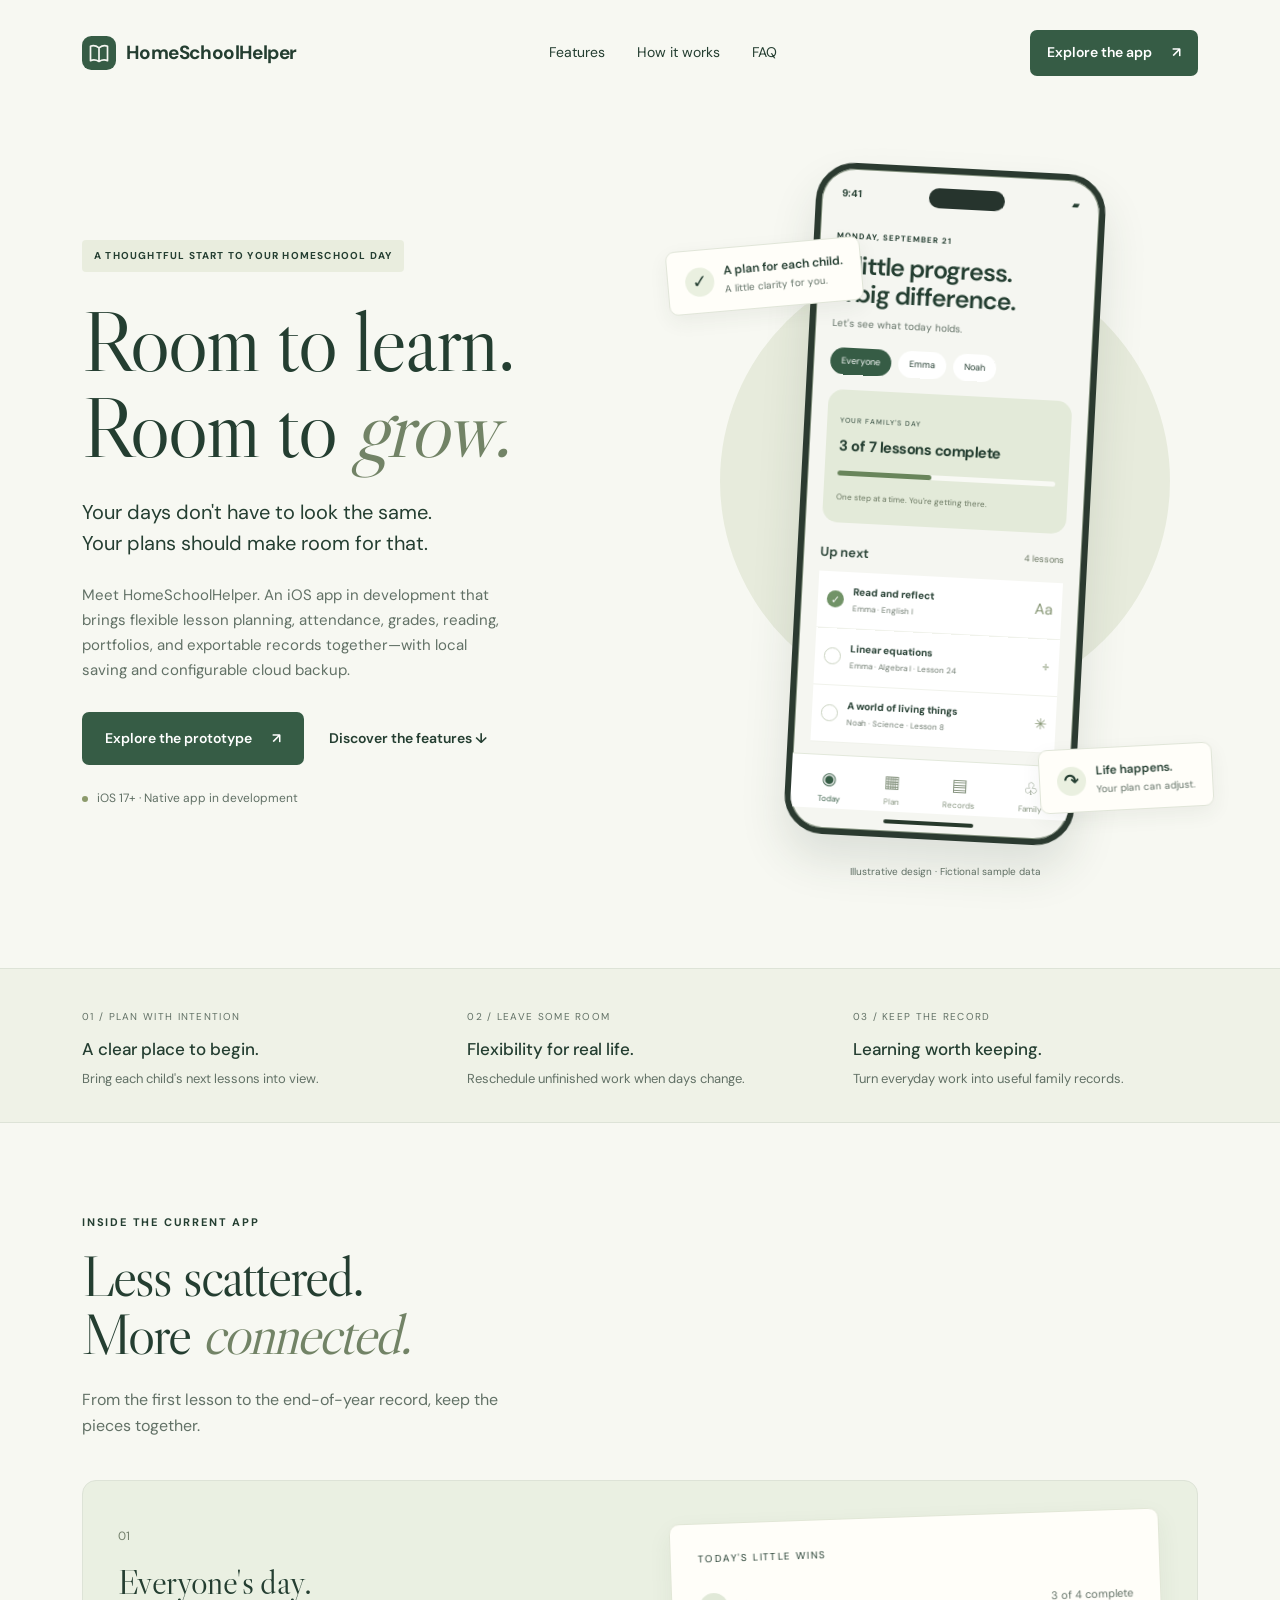
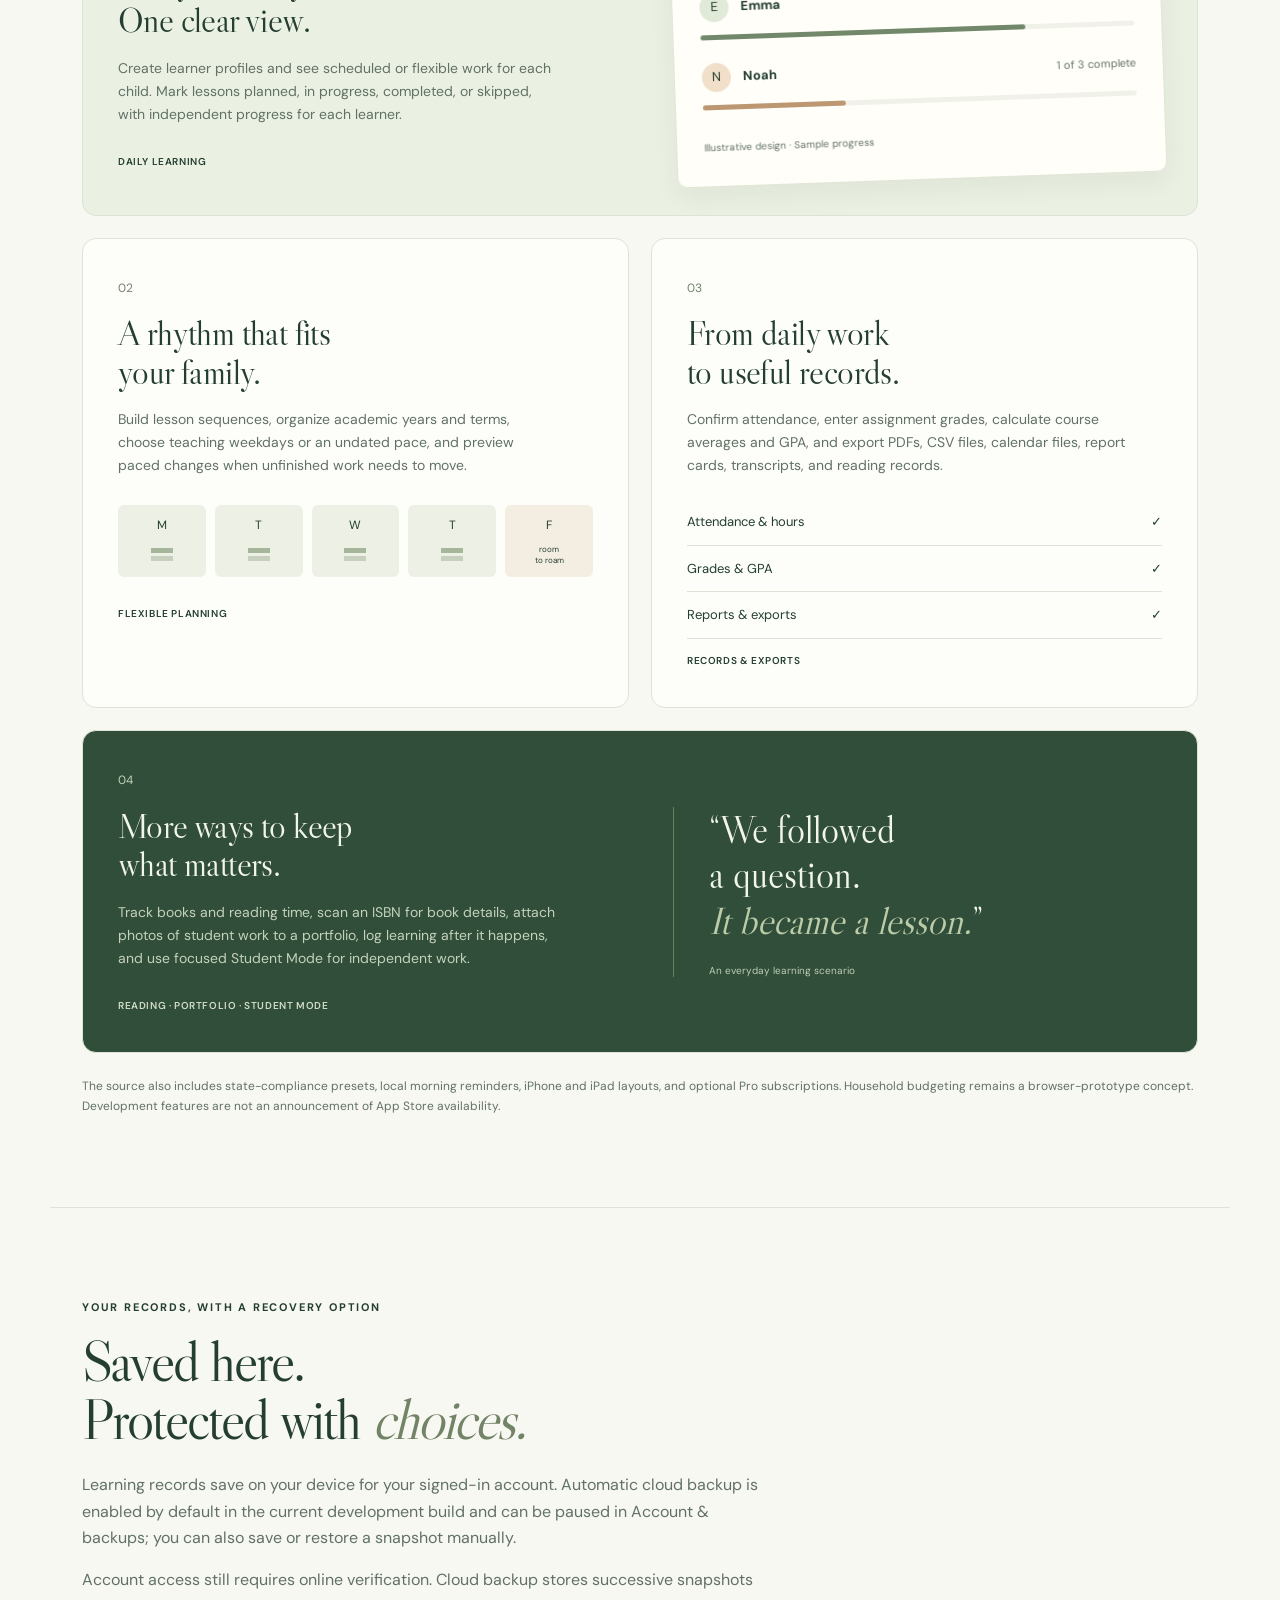
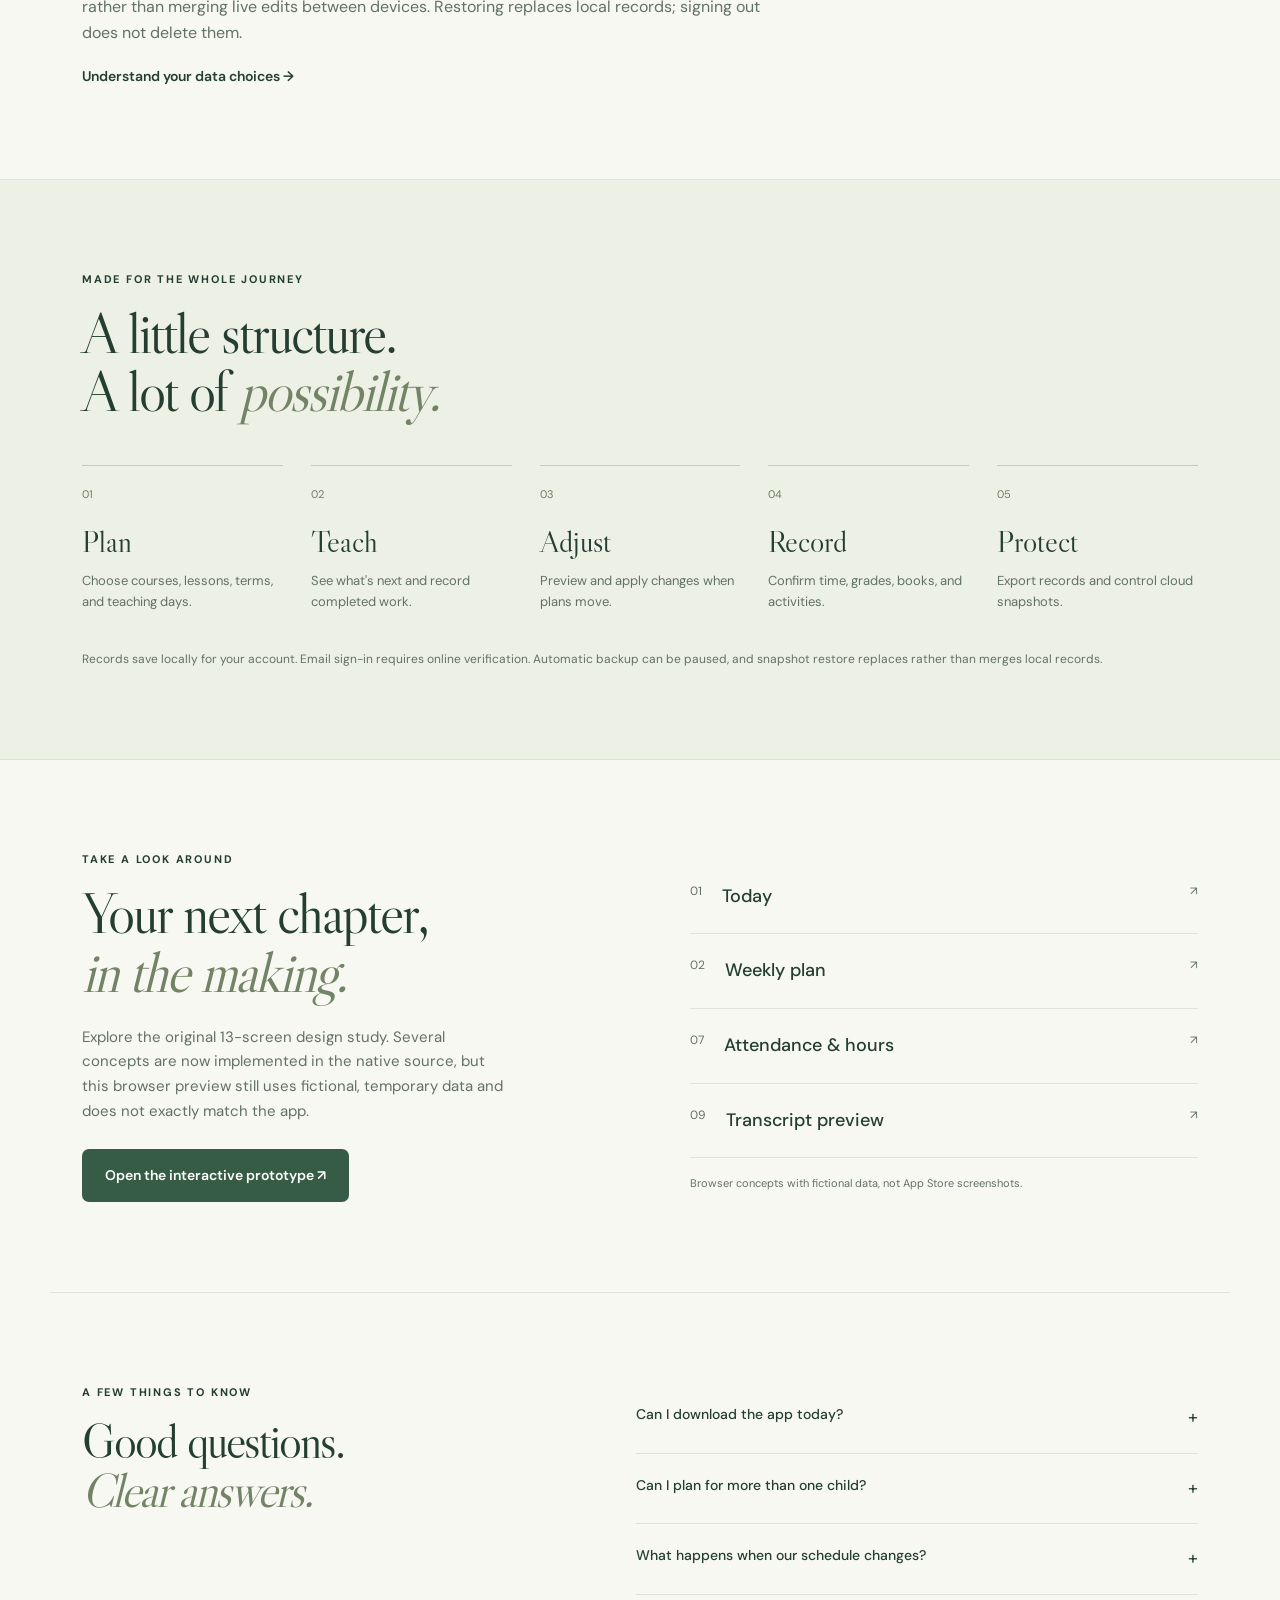
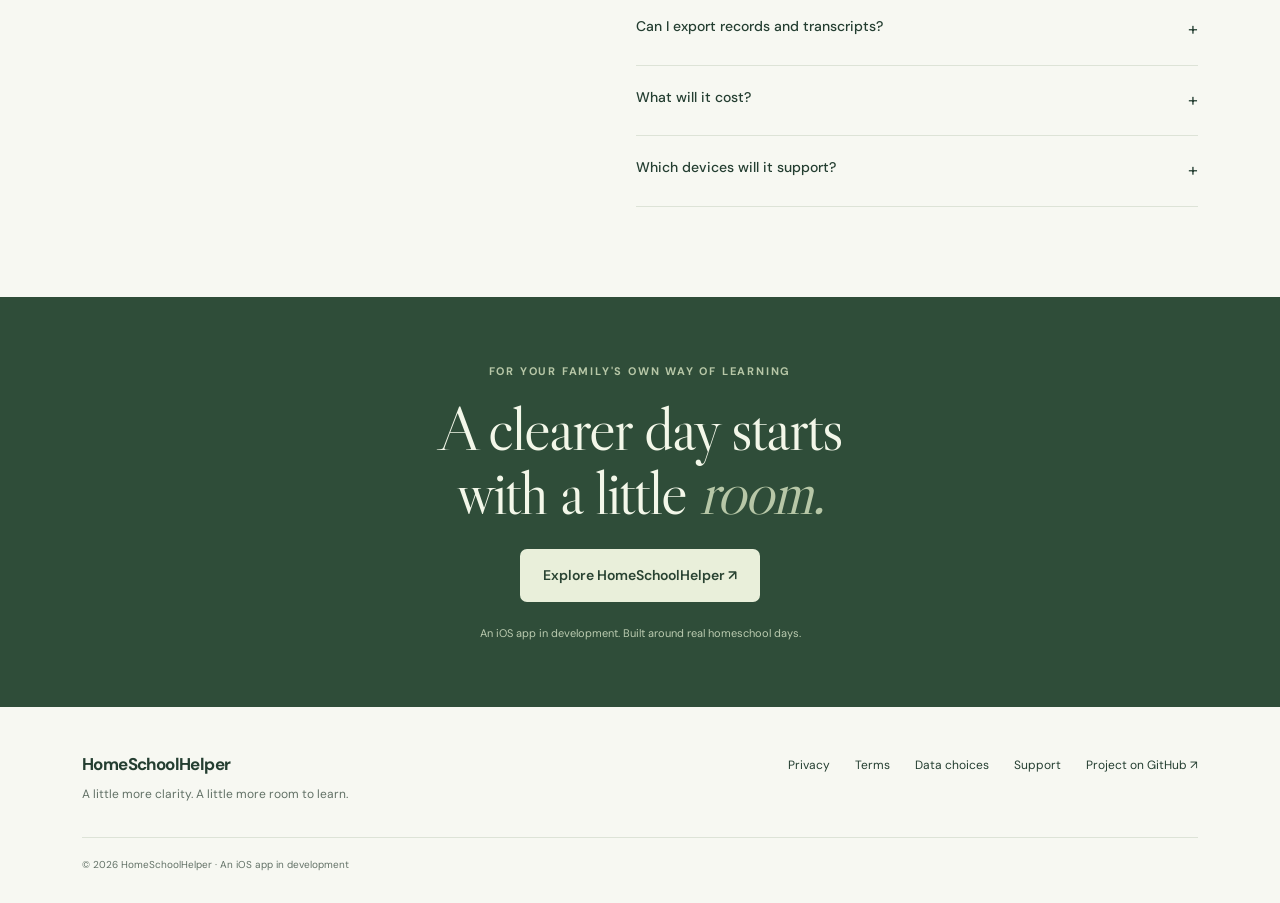
<file: index.html>
<!doctype html>
<html lang="en">
<head>
  <meta charset="utf-8"><meta name="viewport" content="width=device-width,initial-scale=1"><meta name="theme-color" content="#365c45">
  <meta name="description" content="Meet HomeSchoolHelper: an iOS homeschool planner for lessons, attendance, grades, reading, portfolios, and family-controlled records.">
  <meta property="og:title" content="HomeSchoolHelper — Room to learn. Room to grow."><meta property="og:description" content="Explore a calmer approach to homeschool planning and recordkeeping.">
  <title>HomeSchoolHelper — Room to learn. Room to grow.</title><link rel="icon" href="assets/favicon.svg" type="image/svg+xml"><link rel="stylesheet" href="assets/style.css"><script src="assets/motion.js" defer></script>
</head>
<body>
<a class="skip" href="#main">Skip to content</a>
<header class="header wrap"><a class="brand" href="./"><img src="assets/favicon.svg" width="34" height="34" alt="">HomeSchoolHelper</a><nav aria-label="Main navigation"><a href="#features">Features</a><a href="#how-it-works">How it works</a><a href="#faq">FAQ</a></nav><a class="button small" href="preview/">Explore the app <span aria-hidden="true">↗</span></a></header>
<main id="main">
  <section class="hero wrap">
    <div class="hero-copy"><span class="pill">A THOUGHTFUL START TO YOUR HOMESCHOOL DAY</span><h1>Room to learn.<br>Room to <em>grow.</em></h1><p class="lead">Your days don't have to look the same.<br>Your plans should make room for that.</p><p class="intro">Meet HomeSchoolHelper. An iOS app in development that brings flexible lesson planning, attendance, grades, reading, portfolios, and exportable records together—with local saving and configurable cloud backup.</p><div class="actions"><a class="button" href="preview/">Explore the prototype <span aria-hidden="true">↗</span></a><a class="text-link" href="#features">Discover the features <span aria-hidden="true">↓</span></a></div><div class="development"><span></span> iOS 17+ · Native app in development</div></div>
    <div class="hero-art"><div class="orbit"></div><div class="note note-top"><span>✓</span><div>A plan for each child.<small>A little clarity for you.</small></div></div><div class="phone" aria-label="Illustrative Today screen with fictional sample lessons"><div class="phone-top"><b>9:41</b><span class="island"></span><span>▰</span></div><div class="phone-content"><div class="eyebrow">MONDAY, SEPTEMBER 21</div><h2>A little progress.<br>A big difference.</h2><p>Let's see what today holds.</p><div class="chips"><span class="selected">Everyone</span><span>Emma</span><span>Noah</span></div><div class="progress-card"><span>YOUR FAMILY'S DAY</span><strong>3 of 7 lessons complete</strong><div class="progress"><i></i></div><small>One step at a time. You're getting there.</small></div><div class="phone-section">Up next <span>4 lessons</span></div><div class="lesson"><span class="check done">✓</span><div><strong>Read and reflect</strong><small>Emma · English I</small></div><span class="subject">Aa</span></div><div class="lesson"><span class="check"></span><div><strong>Linear equations</strong><small>Emma · Algebra I · Lesson 24</small></div><span class="subject">÷</span></div><div class="lesson"><span class="check"></span><div><strong>A world of living things</strong><small>Noah · Science · Lesson 8</small></div><span class="subject">✳</span></div></div><div class="phone-nav"><span class="active">◉<small>Today</small></span><span>▦<small>Plan</small></span><span>▤<small>Records</small></span><span>♧<small>Family</small></span></div><div class="homebar"></div></div><div class="note note-bottom"><span>↷</span><div>Life happens.<small>Your plan can adjust.</small></div></div><p class="art-caption">Illustrative design · Fictional sample data</p></div>
  </section>
  <section class="principles"><div class="wrap principle-grid"><div><span>01 / PLAN WITH INTENTION</span><h3>A clear place to begin.</h3><p>Bring each child's next lessons into view.</p></div><div><span>02 / LEAVE SOME ROOM</span><h3>Flexibility for real life.</h3><p>Reschedule unfinished work when days change.</p></div><div><span>03 / KEEP THE RECORD</span><h3>Learning worth keeping.</h3><p>Turn everyday work into useful family records.</p></div></div></section>
  <section class="wrap section" id="features">
    <div class="section-heading"><div class="eyebrow">INSIDE THE CURRENT APP</div><h2>Less scattered.<br>More <em>connected.</em></h2><p>From the first lesson to the end-of-year record, keep the pieces together.</p></div>
    <div class="feature-grid">
      <article class="feature feature-wide"><div><span class="feature-number">01</span><h3>Everyone's day.<br>One clear view.</h3><p>Create learner profiles and see scheduled or flexible work for each child. Mark lessons planned, in progress, completed, or skipped, with independent progress for each learner.</p><span class="tag">Daily learning</span></div><div class="mini-day"><div class="mini-label">TODAY'S LITTLE WINS</div><div><span class="avatar">E</span><b>Emma</b><span>3 of 4 complete</span></div><div class="mini-track"><i style="width:75%"></i></div><div><span class="avatar clay">N</span><b>Noah</b><span>1 of 3 complete</span></div><div class="mini-track clay-track"><i style="width:33%"></i></div><small>Illustrative design · Sample progress</small></div></article>
      <article class="feature"><span class="feature-number">02</span><h3>A rhythm that fits<br>your family.</h3><p>Build lesson sequences, organize academic years and terms, choose teaching weekdays or an undated pace, and preview paced changes when unfinished work needs to move.</p><div class="week" aria-label="Illustrative teaching days"><span>M<i></i></span><span>T<i></i></span><span>W<i></i></span><span>T<i></i></span><span class="free">F<small>room<br>to roam</small></span></div><span class="tag">Flexible planning</span></article>
      <article class="feature"><span class="feature-number">03</span><h3>From daily work<br>to useful records.</h3><p>Confirm attendance, enter assignment grades, calculate course averages and GPA, and export PDFs, CSV files, calendar files, report cards, transcripts, and reading records.</p><div class="record-list"><span>Attendance & hours <b>✓</b></span><span>Grades & GPA <b>✓</b></span><span>Reports & exports <b>✓</b></span></div><span class="tag">Records & exports</span></article>
      <article class="feature feature-wide dark"><div><span class="feature-number">04</span><h3>More ways to keep<br>what matters.</h3><p>Track books and reading time, scan an ISBN for book details, attach photos of student work to a portfolio, log learning after it happens, and use focused Student Mode for independent work.</p><span class="tag">Reading · Portfolio · Student Mode</span></div><div class="quote">“We followed<br>a question.<br><em>It became a lesson.</em>”<small>An everyday learning scenario</small></div></article>
    </div>
    <p class="scope-note">The source also includes state-compliance presets, local morning reminders, iPhone and iPad layouts, and optional Pro subscriptions. Household budgeting remains a browser-prototype concept. Development features are not an announcement of App Store availability.</p>
  </section>
  <section class="wrap section backup-section"><div class="eyebrow">YOUR RECORDS, WITH A RECOVERY OPTION</div><h2>Saved here.<br>Protected with <em>choices.</em></h2><p>Learning records save on your device for your signed-in account. Automatic cloud backup is enabled by default in the current development build and can be paused in Account & backups; you can also save or restore a snapshot manually.</p><p>Account access still requires online verification. Cloud backup stores successive snapshots rather than merging live edits between devices. Restoring replaces local records; signing out does not delete them.</p><a class="text-link" href="data-choices/">Understand your data choices →</a></section>
  <section class="workflow" id="how-it-works"><div class="wrap section"><div class="eyebrow">MADE FOR THE WHOLE JOURNEY</div><h2>A little structure.<br>A lot of <em>possibility.</em></h2><div class="steps"><div><span>01</span><h3>Plan</h3><p>Choose courses, lessons, terms, and teaching days.</p></div><div><span>02</span><h3>Teach</h3><p>See what's next and record completed work.</p></div><div><span>03</span><h3>Adjust</h3><p>Preview and apply changes when plans move.</p></div><div><span>04</span><h3>Record</h3><p>Confirm time, grades, books, and activities.</p></div><div><span>05</span><h3>Protect</h3><p>Export records and control cloud snapshots.</p></div></div><p class="scope-note">Records save locally for your account. Email sign-in requires online verification. Automatic backup can be paused, and snapshot restore replaces rather than merges local records.</p></div></section>
  <section class="wrap section preview-callout"><div><div class="eyebrow">TAKE A LOOK AROUND</div><h2>Your next chapter,<br><em>in the making.</em></h2><p>Explore the original 13-screen design study. Several concepts are now implemented in the native source, but this browser preview still uses fictional, temporary data and does not exactly match the app.</p><a class="button" href="preview/">Open the interactive prototype ↗</a></div><div class="screen-index"><a href="preview/">01 <strong>Today</strong><span>↗</span></a><a href="preview/">02 <strong>Weekly plan</strong><span>↗</span></a><a href="preview/">07 <strong>Attendance & hours</strong><span>↗</span></a><a href="preview/">09 <strong>Transcript preview</strong><span>↗</span></a><small>Browser concepts with fictional data, not App Store screenshots.</small></div></section>
  <section class="wrap section faq" id="faq"><div><div class="eyebrow">A FEW THINGS TO KNOW</div><h2>Good questions.<br><em>Clear answers.</em></h2></div><div class="questions"><details><summary>Can I download the app today?<span aria-hidden="true">+</span></summary><p>A native iOS app is in development. No public App Store download is announced on this site. The browser preview is an earlier design study.</p></details><details><summary>Can I plan for more than one child?<span aria-hidden="true">+</span></summary><p>Yes. The source supports multiple learner profiles and shared lessons. The development subscription configuration limits the free plan to one learner and unlocks additional learners with Pro.</p></details><details><summary>What happens when our schedule changes?<span aria-hidden="true">+</span></summary><p>The current source includes individual date changes, moving overdue work to today, paced rescheduling previews, conflict handling, and undo for eligible changes.</p></details><details><summary>Can I export records and transcripts?<span aria-hidden="true">+</span></summary><p>Yes. The native source generates PDF reports and transcripts, CSV exports, calendar files, report cards, and reading logs. The browser prototype does not generate real files.</p></details><details><summary>What will it cost?<span aria-hidden="true">+</span></summary><p>The development configuration includes a free plan limited to one learner and optional Pro subscriptions at $4.99 per month or $39.99 per year, with a seven-day annual trial where offered. Final availability, eligibility, tax, currency, and price are shown by Apple at purchase.</p></details><details><summary>Which devices will it support?<span aria-hidden="true">+</span></summary><p>The current app targets iOS 17 and later and includes compact and regular-width layouts. Final App Store compatibility will be listed when released.</p></details></div></section>
  <section class="closing"><div class="wrap"><div class="eyebrow">FOR YOUR FAMILY'S OWN WAY OF LEARNING</div><h2>A clearer day starts<br>with a little <em>room.</em></h2><a class="button light" href="preview/">Explore HomeSchoolHelper ↗</a><p>An iOS app in development. Built around real homeschool days.</p></div></section>
</main>
<footer class="wrap"><div><a class="brand" href="./">HomeSchoolHelper</a><p>A little more clarity. A little more room to learn.</p></div><div class="footer-links"><a href="privacy/">Privacy</a><a href="terms/">Terms</a><a href="data-choices/">Data choices</a><a href="support/">Support</a><a href="https://github.com/chanderson7/HomeschoolHelper">Project on GitHub ↗</a></div><small>© 2026 HomeSchoolHelper · An iOS app in development</small></footer>
</body>
</html>
</file>
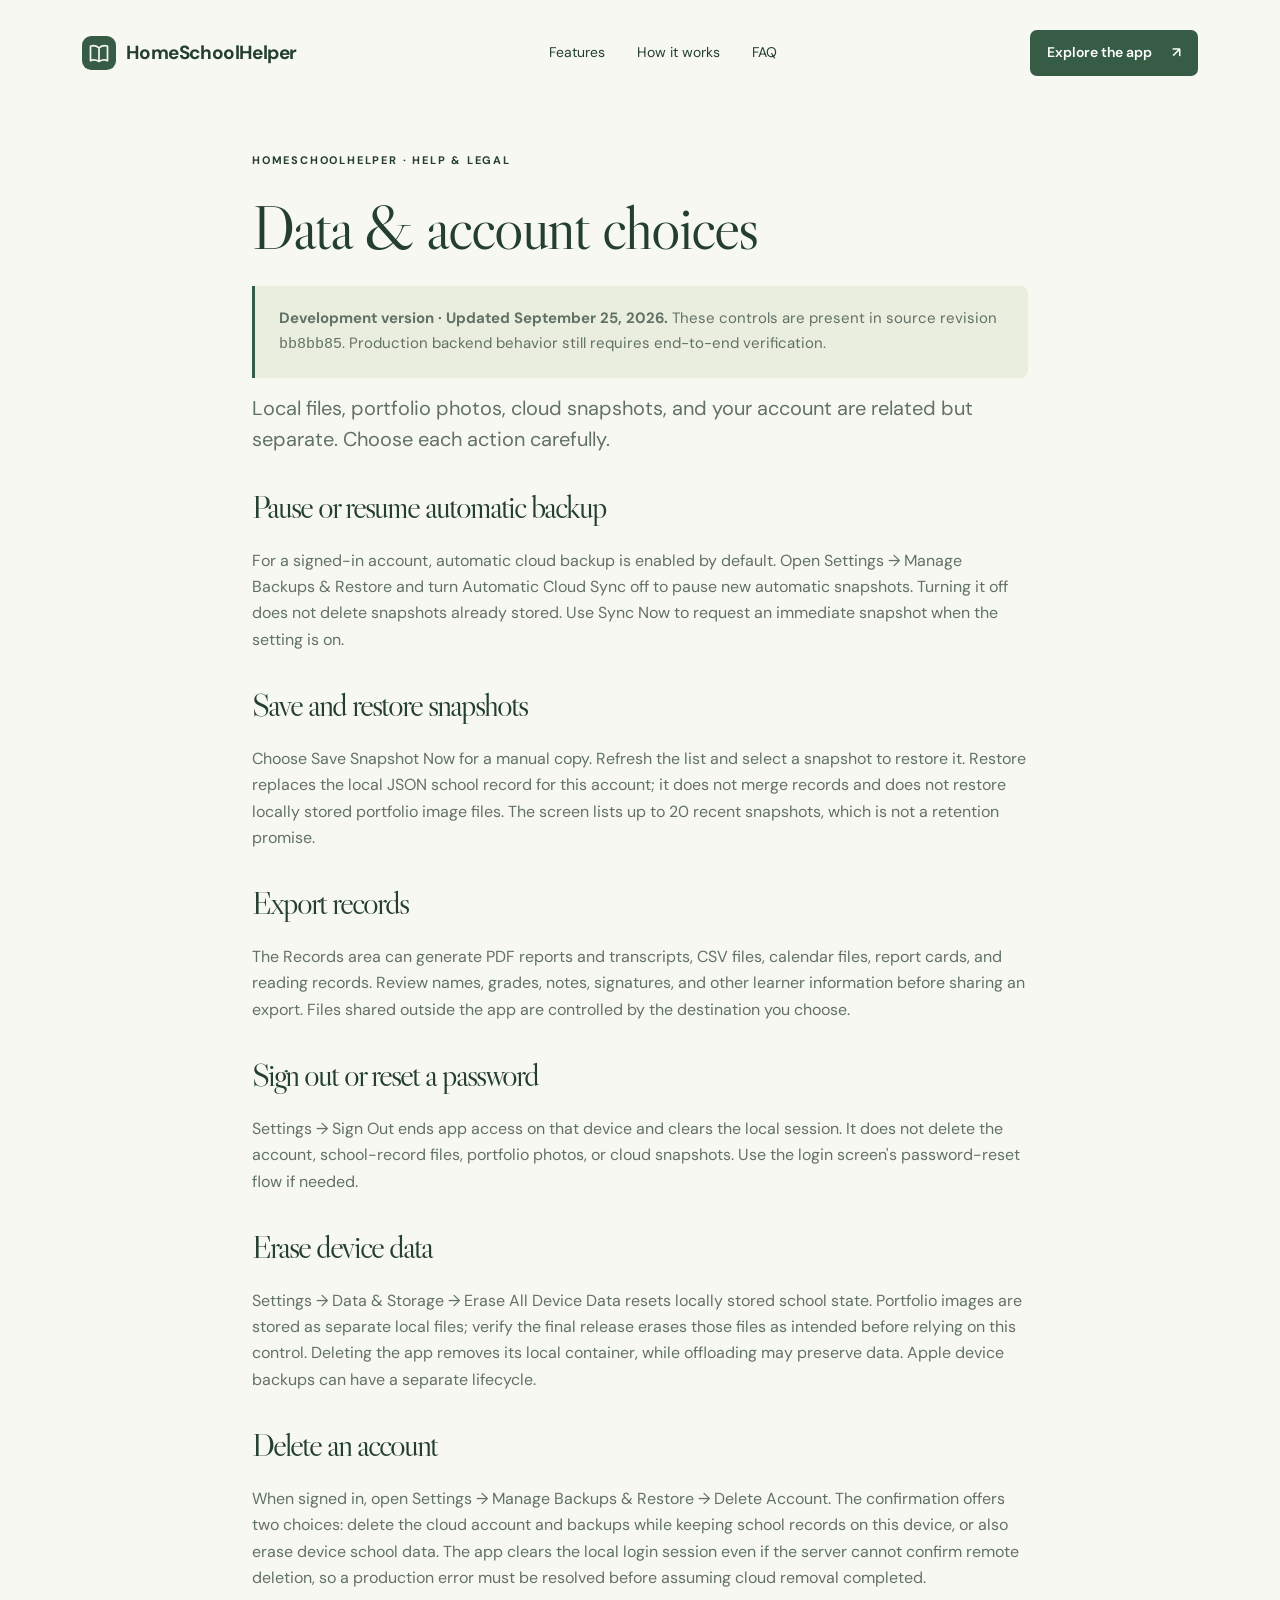
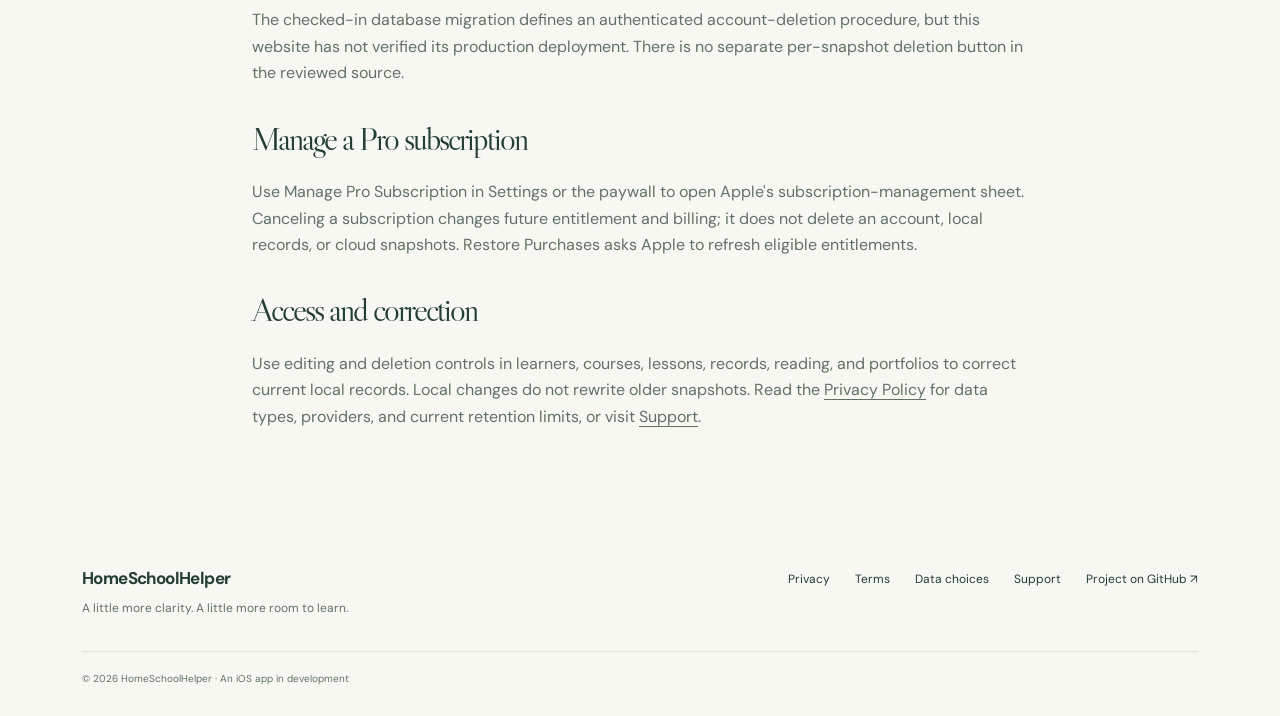
<file: data-choices/index.html>
<!doctype html><html lang="en"><head><meta charset="utf-8"><meta name="viewport" content="width=device-width,initial-scale=1"><meta name="theme-color" content="#365c45"><meta name="description" content="Control local records, automatic cloud backup, snapshots, exports, and account deletion in HomeSchoolHelper."><meta property="og:title" content="Data & account choices — HomeSchoolHelper"><meta property="og:description" content="Control local records, automatic cloud backup, snapshots, exports, and account deletion in HomeSchoolHelper."><title>Data & account choices — HomeSchoolHelper</title><link rel="icon" href="../assets/favicon.svg" type="image/svg+xml"><link rel="stylesheet" href="../assets/style.css"></head><body><a class="skip" href="#main">Skip to content</a><header class="header wrap"><a class="brand" href="../"><img src="../assets/favicon.svg" width="34" height="34" alt="">HomeSchoolHelper</a><nav aria-label="Main navigation"><a href="../#features">Features</a><a href="../#how-it-works">How it works</a><a href="../#faq">FAQ</a></nav><a class="button small" href="../preview/">Explore the app <span aria-hidden="true">↗</span></a></header>
<main id="main" class="wrap document"><div class="eyebrow">HOMESCHOOLHELPER · HELP & LEGAL</div><h1>Data & account choices</h1><p class="policy-note"><strong>Development version · Updated September 25, 2026.</strong> These controls are present in source revision <code>bb8bb85</code>. Production backend behavior still requires end-to-end verification.</p><p class="lead">Local files, portfolio photos, cloud snapshots, and your account are related but separate. Choose each action carefully.</p>
<h2>Pause or resume automatic backup</h2><p>For a signed-in account, automatic cloud backup is enabled by default. Open Settings → Manage Backups & Restore and turn Automatic Cloud Sync off to pause new automatic snapshots. Turning it off does not delete snapshots already stored. Use Sync Now to request an immediate snapshot when the setting is on.</p>
<h2>Save and restore snapshots</h2><p>Choose Save Snapshot Now for a manual copy. Refresh the list and select a snapshot to restore it. Restore replaces the local JSON school record for this account; it does not merge records and does not restore locally stored portfolio image files. The screen lists up to 20 recent snapshots, which is not a retention promise.</p>
<h2>Export records</h2><p>The Records area can generate PDF reports and transcripts, CSV files, calendar files, report cards, and reading records. Review names, grades, notes, signatures, and other learner information before sharing an export. Files shared outside the app are controlled by the destination you choose.</p>
<h2>Sign out or reset a password</h2><p>Settings → Sign Out ends app access on that device and clears the local session. It does not delete the account, school-record files, portfolio photos, or cloud snapshots. Use the login screen's password-reset flow if needed.</p>
<h2>Erase device data</h2><p>Settings → Data & Storage → Erase All Device Data resets locally stored school state. Portfolio images are stored as separate local files; verify the final release erases those files as intended before relying on this control. Deleting the app removes its local container, while offloading may preserve data. Apple device backups can have a separate lifecycle.</p>
<h2>Delete an account</h2><p>When signed in, open Settings → Manage Backups & Restore → Delete Account. The confirmation offers two choices: delete the cloud account and backups while keeping school records on this device, or also erase device school data. The app clears the local login session even if the server cannot confirm remote deletion, so a production error must be resolved before assuming cloud removal completed.</p><p>The checked-in database migration defines an authenticated account-deletion procedure, but this website has not verified its production deployment. There is no separate per-snapshot deletion button in the reviewed source.</p>
<h2>Manage a Pro subscription</h2><p>Use Manage Pro Subscription in Settings or the paywall to open Apple's subscription-management sheet. Canceling a subscription changes future entitlement and billing; it does not delete an account, local records, or cloud snapshots. Restore Purchases asks Apple to refresh eligible entitlements.</p>
<h2>Access and correction</h2><p>Use editing and deletion controls in learners, courses, lessons, records, reading, and portfolios to correct current local records. Local changes do not rewrite older snapshots. Read the <a href="../privacy/">Privacy Policy</a> for data types, providers, and current retention limits, or visit <a href="../support/">Support</a>.</p>
</main><footer class="wrap"><div><a class="brand" href="../">HomeSchoolHelper</a><p>A little more clarity. A little more room to learn.</p></div><div class="footer-links"><a href="../privacy/">Privacy</a><a href="../terms/">Terms</a><a href="../data-choices/">Data choices</a><a href="../support/">Support</a><a href="https://github.com/chanderson7/HomeschoolHelper">Project on GitHub ↗</a></div><small>© 2026 HomeSchoolHelper · An iOS app in development</small></footer></body></html>
</file>
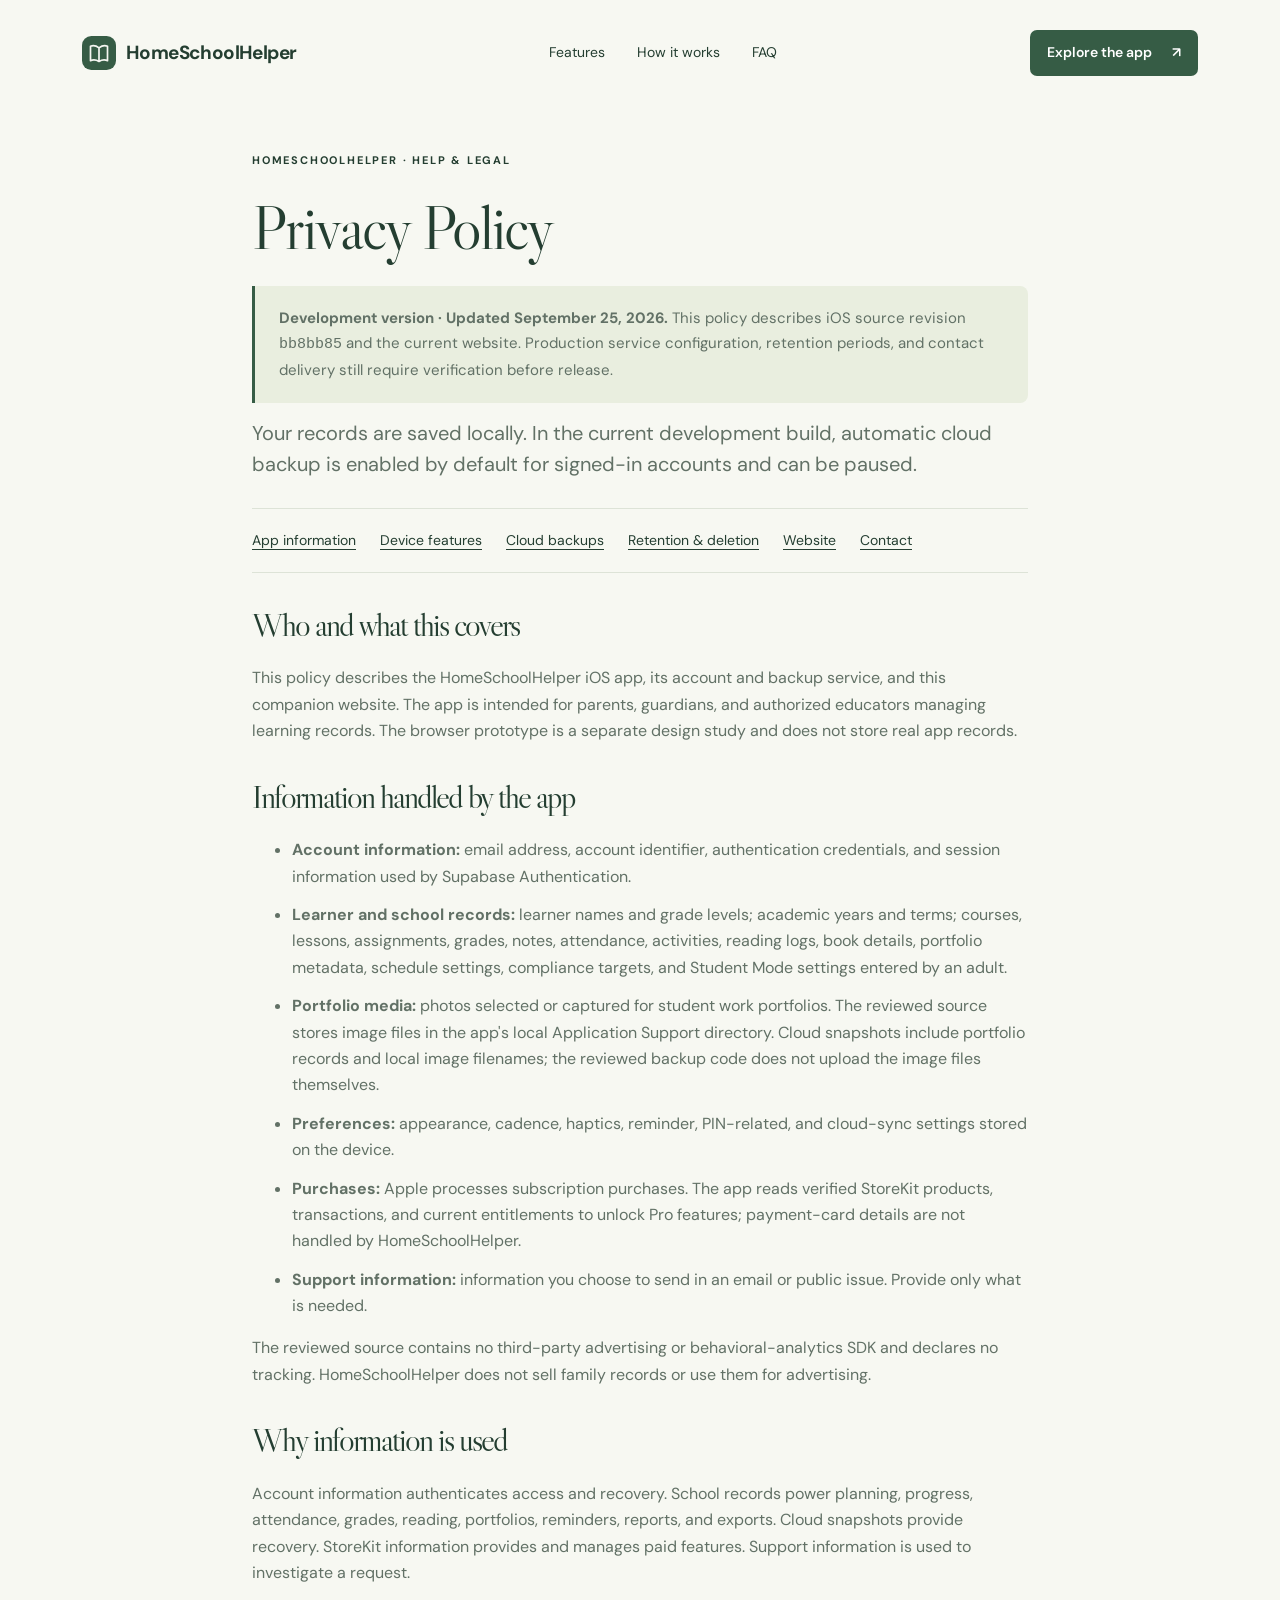
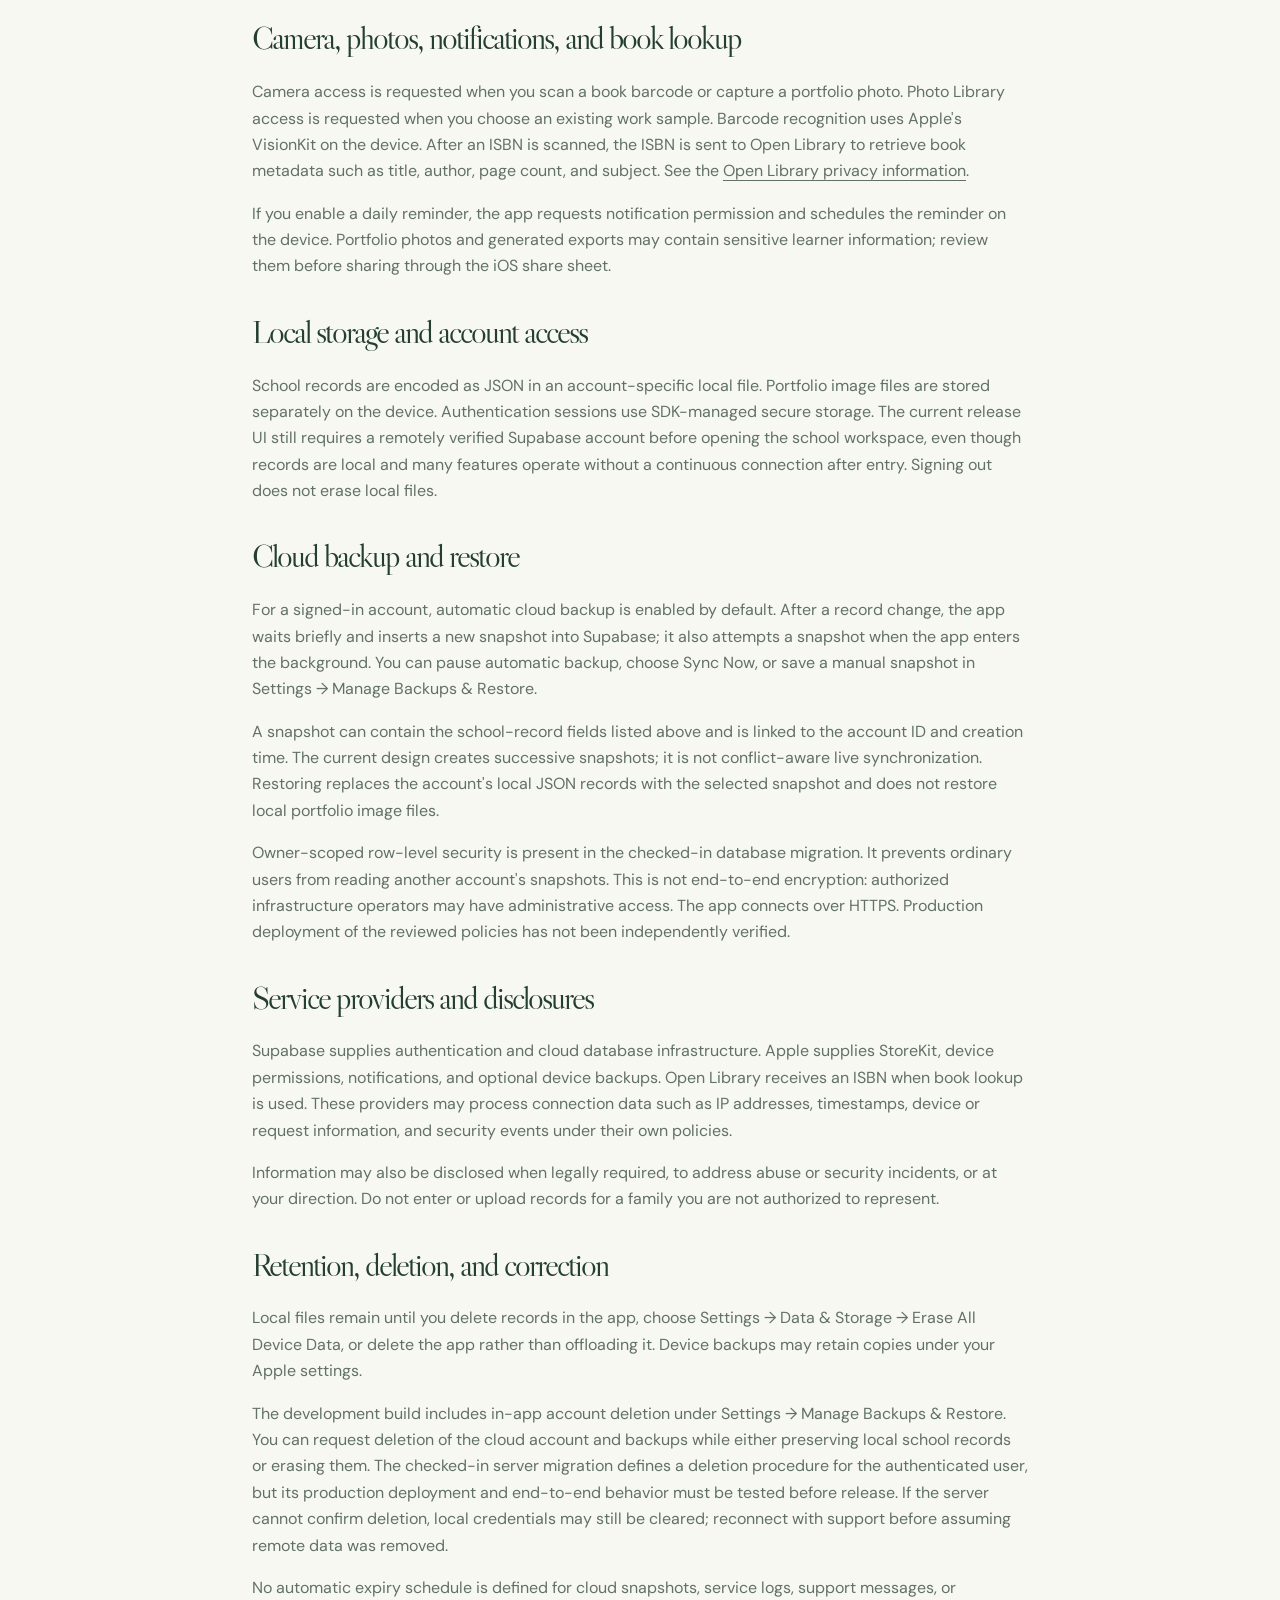
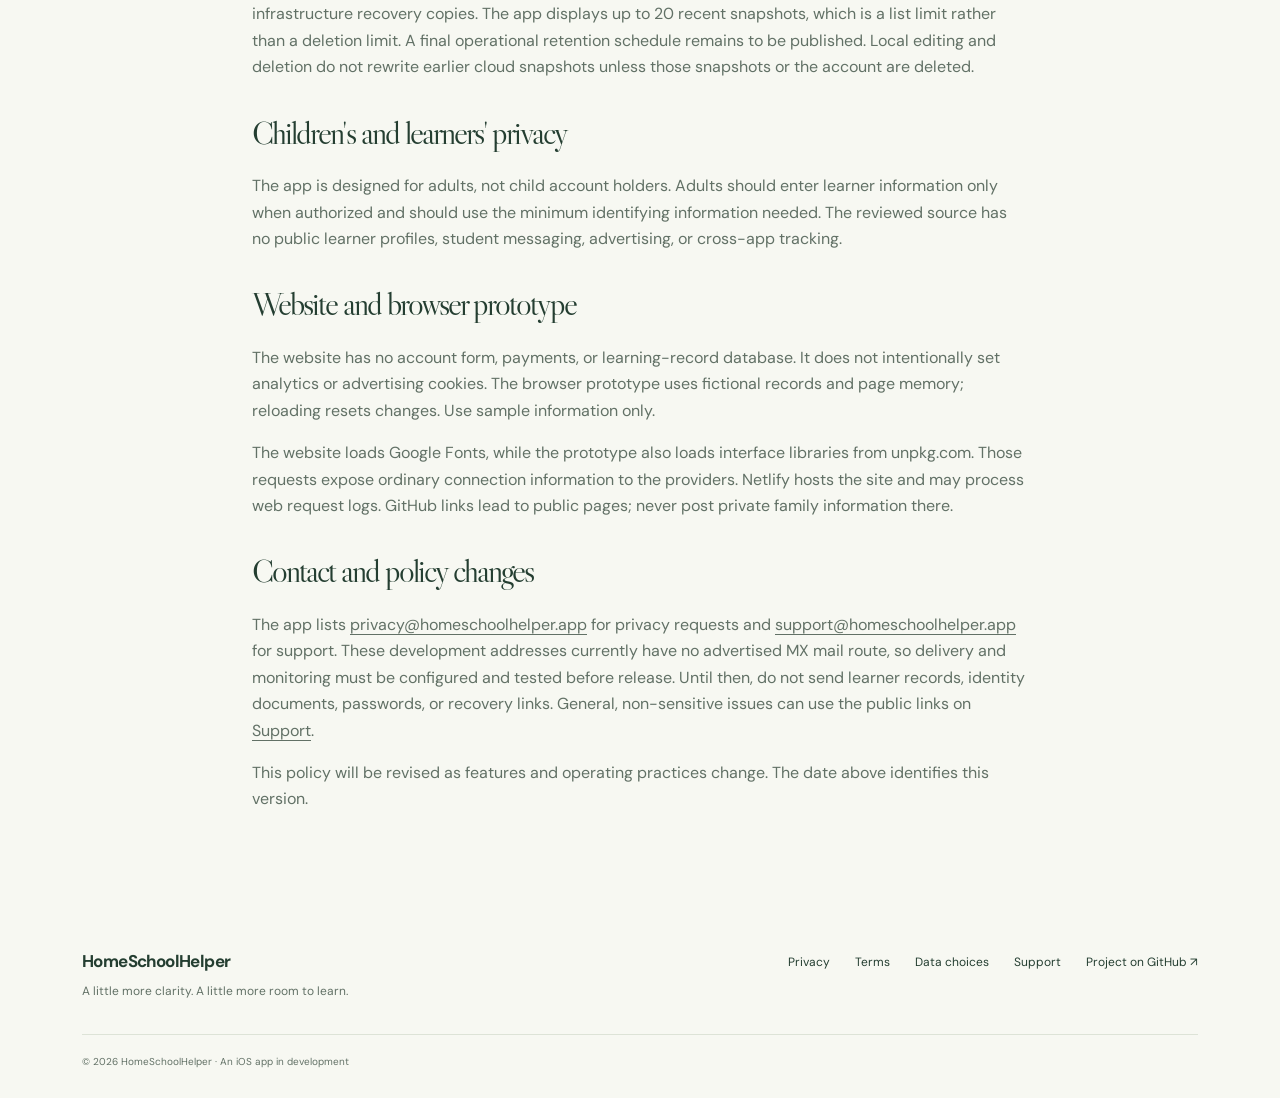
<file: privacy/index.html>
<!doctype html><html lang="en"><head><meta charset="utf-8"><meta name="viewport" content="width=device-width,initial-scale=1"><meta name="theme-color" content="#365c45"><meta name="description" content="How HomeSchoolHelper handles account information, learning records, cloud backups, purchases, photos, and website data."><meta property="og:title" content="Privacy Policy — HomeSchoolHelper"><meta property="og:description" content="How HomeSchoolHelper handles account information, learning records, cloud backups, purchases, photos, and website data."><title>Privacy Policy — HomeSchoolHelper</title><link rel="icon" href="../assets/favicon.svg" type="image/svg+xml"><link rel="stylesheet" href="../assets/style.css"></head><body><a class="skip" href="#main">Skip to content</a><header class="header wrap"><a class="brand" href="../"><img src="../assets/favicon.svg" width="34" height="34" alt="">HomeSchoolHelper</a><nav aria-label="Main navigation"><a href="../#features">Features</a><a href="../#how-it-works">How it works</a><a href="../#faq">FAQ</a></nav><a class="button small" href="../preview/">Explore the app <span aria-hidden="true">↗</span></a></header>
<main id="main" class="wrap document"><div class="eyebrow">HOMESCHOOLHELPER · HELP & LEGAL</div><h1>Privacy Policy</h1><p class="policy-note"><strong>Development version · Updated September 25, 2026.</strong> This policy describes iOS source revision <code>bb8bb85</code> and the current website. Production service configuration, retention periods, and contact delivery still require verification before release.</p><p class="lead">Your records are saved locally. In the current development build, automatic cloud backup is enabled by default for signed-in accounts and can be paused.</p>
<nav class="legal-nav" aria-label="Privacy policy contents"><a href="#app-data">App information</a><a href="#devices">Device features</a><a href="#backups">Cloud backups</a><a href="#retention">Retention & deletion</a><a href="#website">Website</a><a href="#contact">Contact</a></nav>
<h2>Who and what this covers</h2><p>This policy describes the HomeSchoolHelper iOS app, its account and backup service, and this companion website. The app is intended for parents, guardians, and authorized educators managing learning records. The browser prototype is a separate design study and does not store real app records.</p>
<h2 id="app-data">Information handled by the app</h2><ul><li><strong>Account information:</strong> email address, account identifier, authentication credentials, and session information used by Supabase Authentication.</li><li><strong>Learner and school records:</strong> learner names and grade levels; academic years and terms; courses, lessons, assignments, grades, notes, attendance, activities, reading logs, book details, portfolio metadata, schedule settings, compliance targets, and Student Mode settings entered by an adult.</li><li><strong>Portfolio media:</strong> photos selected or captured for student work portfolios. The reviewed source stores image files in the app's local Application Support directory. Cloud snapshots include portfolio records and local image filenames; the reviewed backup code does not upload the image files themselves.</li><li><strong>Preferences:</strong> appearance, cadence, haptics, reminder, PIN-related, and cloud-sync settings stored on the device.</li><li><strong>Purchases:</strong> Apple processes subscription purchases. The app reads verified StoreKit products, transactions, and current entitlements to unlock Pro features; payment-card details are not handled by HomeSchoolHelper.</li><li><strong>Support information:</strong> information you choose to send in an email or public issue. Provide only what is needed.</li></ul><p>The reviewed source contains no third-party advertising or behavioral-analytics SDK and declares no tracking. HomeSchoolHelper does not sell family records or use them for advertising.</p>
<h2>Why information is used</h2><p>Account information authenticates access and recovery. School records power planning, progress, attendance, grades, reading, portfolios, reminders, reports, and exports. Cloud snapshots provide recovery. StoreKit information provides and manages paid features. Support information is used to investigate a request.</p>
<h2 id="devices">Camera, photos, notifications, and book lookup</h2><p>Camera access is requested when you scan a book barcode or capture a portfolio photo. Photo Library access is requested when you choose an existing work sample. Barcode recognition uses Apple's VisionKit on the device. After an ISBN is scanned, the ISBN is sent to Open Library to retrieve book metadata such as title, author, page count, and subject. See the <a href="https://openlibrary.org/privacy">Open Library privacy information</a>.</p><p>If you enable a daily reminder, the app requests notification permission and schedules the reminder on the device. Portfolio photos and generated exports may contain sensitive learner information; review them before sharing through the iOS share sheet.</p>
<h2>Local storage and account access</h2><p>School records are encoded as JSON in an account-specific local file. Portfolio image files are stored separately on the device. Authentication sessions use SDK-managed secure storage. The current release UI still requires a remotely verified Supabase account before opening the school workspace, even though records are local and many features operate without a continuous connection after entry. Signing out does not erase local files.</p>
<h2 id="backups">Cloud backup and restore</h2><p>For a signed-in account, automatic cloud backup is enabled by default. After a record change, the app waits briefly and inserts a new snapshot into Supabase; it also attempts a snapshot when the app enters the background. You can pause automatic backup, choose Sync Now, or save a manual snapshot in Settings → Manage Backups & Restore.</p><p>A snapshot can contain the school-record fields listed above and is linked to the account ID and creation time. The current design creates successive snapshots; it is not conflict-aware live synchronization. Restoring replaces the account's local JSON records with the selected snapshot and does not restore local portfolio image files.</p><p>Owner-scoped row-level security is present in the checked-in database migration. It prevents ordinary users from reading another account's snapshots. This is not end-to-end encryption: authorized infrastructure operators may have administrative access. The app connects over HTTPS. Production deployment of the reviewed policies has not been independently verified.</p>
<h2>Service providers and disclosures</h2><p>Supabase supplies authentication and cloud database infrastructure. Apple supplies StoreKit, device permissions, notifications, and optional device backups. Open Library receives an ISBN when book lookup is used. These providers may process connection data such as IP addresses, timestamps, device or request information, and security events under their own policies.</p><p>Information may also be disclosed when legally required, to address abuse or security incidents, or at your direction. Do not enter or upload records for a family you are not authorized to represent.</p>
<h2 id="retention">Retention, deletion, and correction</h2><p>Local files remain until you delete records in the app, choose Settings → Data & Storage → Erase All Device Data, or delete the app rather than offloading it. Device backups may retain copies under your Apple settings.</p><p>The development build includes in-app account deletion under Settings → Manage Backups & Restore. You can request deletion of the cloud account and backups while either preserving local school records or erasing them. The checked-in server migration defines a deletion procedure for the authenticated user, but its production deployment and end-to-end behavior must be tested before release. If the server cannot confirm deletion, local credentials may still be cleared; reconnect with support before assuming remote data was removed.</p><p>No automatic expiry schedule is defined for cloud snapshots, service logs, support messages, or infrastructure recovery copies. The app displays up to 20 recent snapshots, which is a list limit rather than a deletion limit. A final operational retention schedule remains to be published. Local editing and deletion do not rewrite earlier cloud snapshots unless those snapshots or the account are deleted.</p>
<h2>Children's and learners' privacy</h2><p>The app is designed for adults, not child account holders. Adults should enter learner information only when authorized and should use the minimum identifying information needed. The reviewed source has no public learner profiles, student messaging, advertising, or cross-app tracking.</p>
<h2 id="website">Website and browser prototype</h2><p>The website has no account form, payments, or learning-record database. It does not intentionally set analytics or advertising cookies. The browser prototype uses fictional records and page memory; reloading resets changes. Use sample information only.</p><p>The website loads Google Fonts, while the prototype also loads interface libraries from unpkg.com. Those requests expose ordinary connection information to the providers. Netlify hosts the site and may process web request logs. GitHub links lead to public pages; never post private family information there.</p>
<h2 id="contact">Contact and policy changes</h2><p>The app lists <a href="mailto:privacy@homeschoolhelper.app">privacy@homeschoolhelper.app</a> for privacy requests and <a href="mailto:support@homeschoolhelper.app">support@homeschoolhelper.app</a> for support. These development addresses currently have no advertised MX mail route, so delivery and monitoring must be configured and tested before release. Until then, do not send learner records, identity documents, passwords, or recovery links. General, non-sensitive issues can use the public links on <a href="../support/">Support</a>.</p><p>This policy will be revised as features and operating practices change. The date above identifies this version.</p>
</main><footer class="wrap"><div><a class="brand" href="../">HomeSchoolHelper</a><p>A little more clarity. A little more room to learn.</p></div><div class="footer-links"><a href="../privacy/">Privacy</a><a href="../terms/">Terms</a><a href="../data-choices/">Data choices</a><a href="../support/">Support</a><a href="https://github.com/chanderson7/HomeschoolHelper">Project on GitHub ↗</a></div><small>© 2026 HomeSchoolHelper · An iOS app in development</small></footer></body></html>
</file>
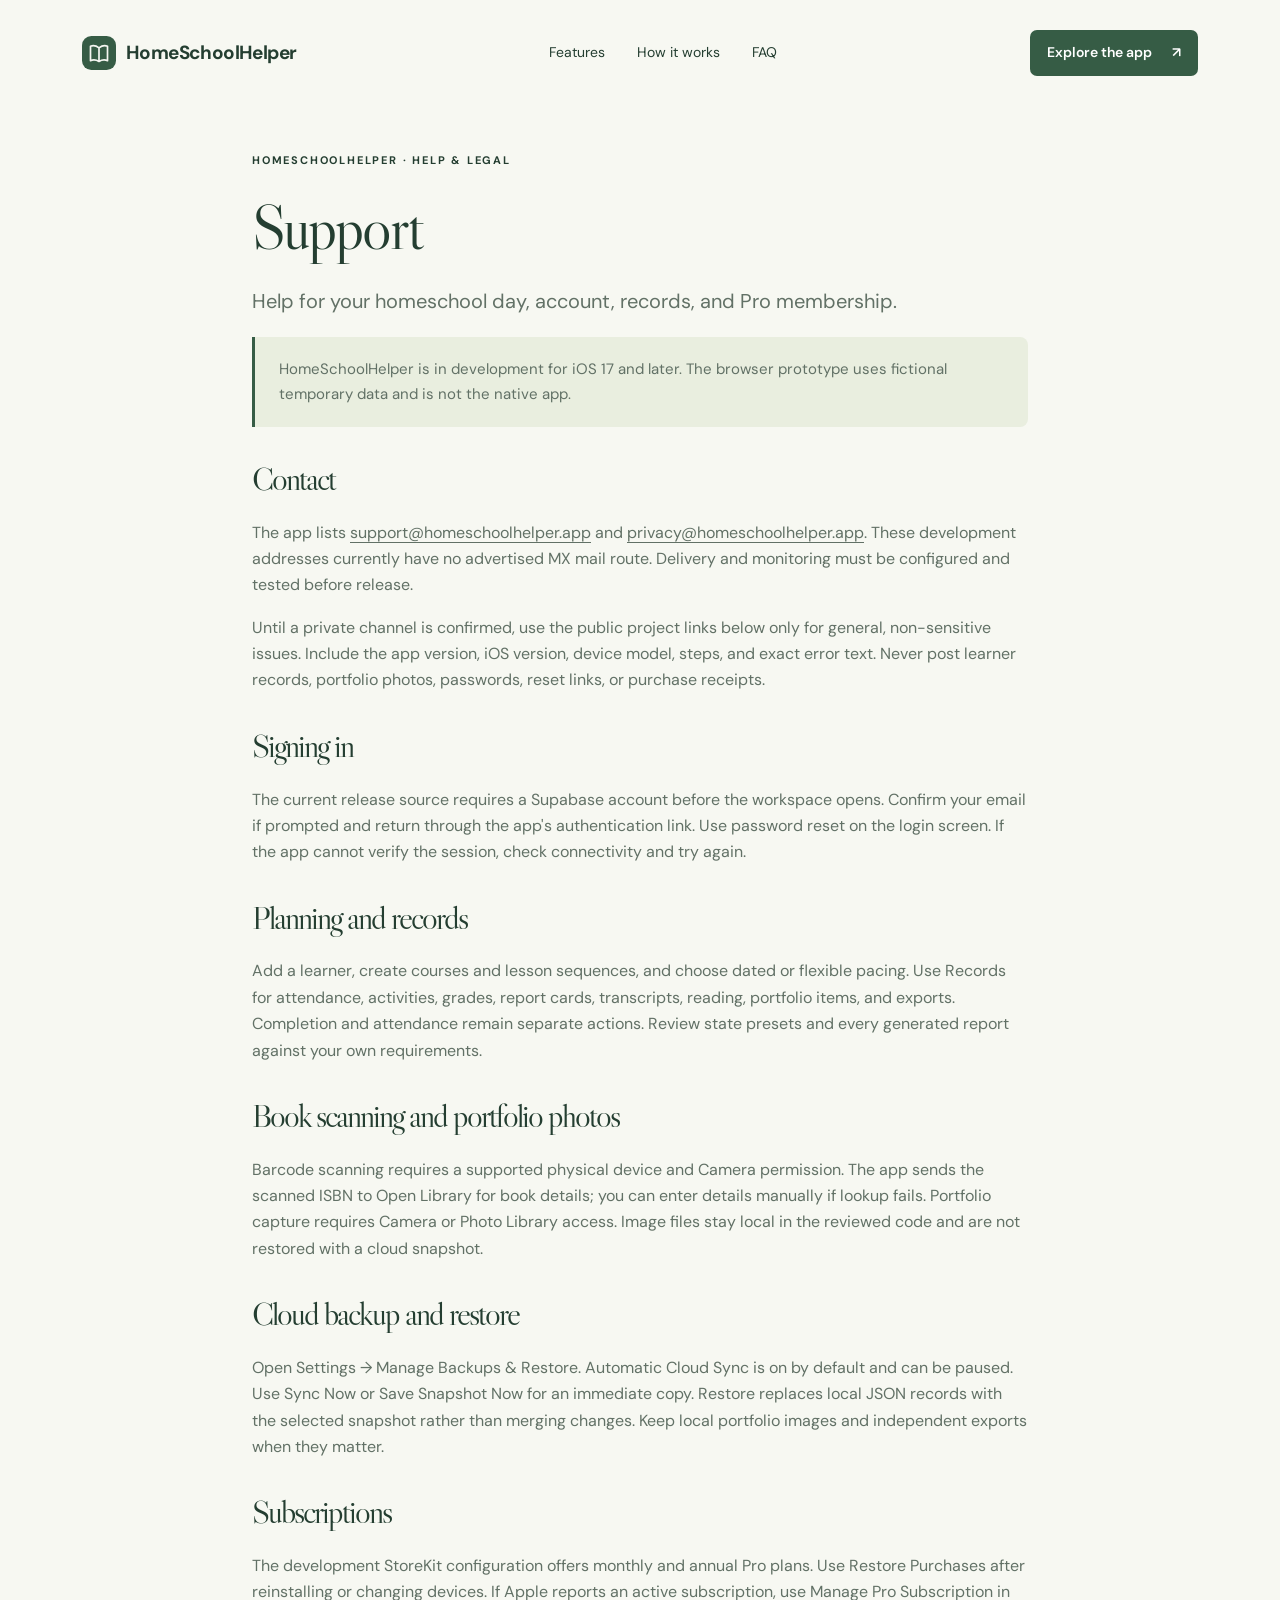
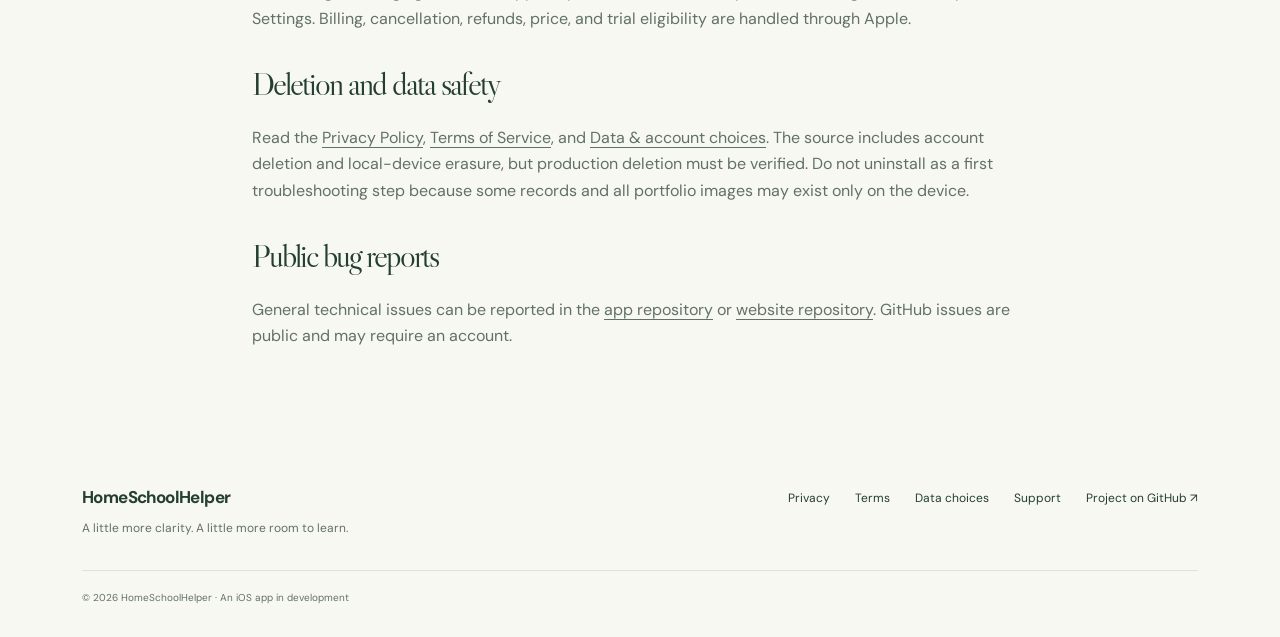
<file: support/index.html>
<!doctype html><html lang="en"><head><meta charset="utf-8"><meta name="viewport" content="width=device-width,initial-scale=1"><meta name="theme-color" content="#365c45"><meta name="description" content="Help with HomeSchoolHelper accounts, planning, reports, cloud backup, subscriptions, and privacy."><meta property="og:title" content="Support — HomeSchoolHelper"><meta property="og:description" content="Help with HomeSchoolHelper accounts, planning, reports, cloud backup, subscriptions, and privacy."><title>Support — HomeSchoolHelper</title><link rel="icon" href="../assets/favicon.svg" type="image/svg+xml"><link rel="stylesheet" href="../assets/style.css"></head><body><a class="skip" href="#main">Skip to content</a><header class="header wrap"><a class="brand" href="../"><img src="../assets/favicon.svg" width="34" height="34" alt="">HomeSchoolHelper</a><nav aria-label="Main navigation"><a href="../#features">Features</a><a href="../#how-it-works">How it works</a><a href="../#faq">FAQ</a></nav><a class="button small" href="../preview/">Explore the app <span aria-hidden="true">↗</span></a></header>
<main id="main" class="wrap document"><div class="eyebrow">HOMESCHOOLHELPER · HELP & LEGAL</div><h1>Support</h1><p class="lead">Help for your homeschool day, account, records, and Pro membership.</p><p class="policy-note">HomeSchoolHelper is in development for iOS 17 and later. The browser prototype uses fictional temporary data and is not the native app.</p>
<h2>Contact</h2><p>The app lists <a href="mailto:support@homeschoolhelper.app">support@homeschoolhelper.app</a> and <a href="mailto:privacy@homeschoolhelper.app">privacy@homeschoolhelper.app</a>. These development addresses currently have no advertised MX mail route. Delivery and monitoring must be configured and tested before release.</p><p>Until a private channel is confirmed, use the public project links below only for general, non-sensitive issues. Include the app version, iOS version, device model, steps, and exact error text. Never post learner records, portfolio photos, passwords, reset links, or purchase receipts.</p>
<h2>Signing in</h2><p>The current release source requires a Supabase account before the workspace opens. Confirm your email if prompted and return through the app's authentication link. Use password reset on the login screen. If the app cannot verify the session, check connectivity and try again.</p>
<h2>Planning and records</h2><p>Add a learner, create courses and lesson sequences, and choose dated or flexible pacing. Use Records for attendance, activities, grades, report cards, transcripts, reading, portfolio items, and exports. Completion and attendance remain separate actions. Review state presets and every generated report against your own requirements.</p>
<h2>Book scanning and portfolio photos</h2><p>Barcode scanning requires a supported physical device and Camera permission. The app sends the scanned ISBN to Open Library for book details; you can enter details manually if lookup fails. Portfolio capture requires Camera or Photo Library access. Image files stay local in the reviewed code and are not restored with a cloud snapshot.</p>
<h2>Cloud backup and restore</h2><p>Open Settings → Manage Backups & Restore. Automatic Cloud Sync is on by default and can be paused. Use Sync Now or Save Snapshot Now for an immediate copy. Restore replaces local JSON records with the selected snapshot rather than merging changes. Keep local portfolio images and independent exports when they matter.</p>
<h2>Subscriptions</h2><p>The development StoreKit configuration offers monthly and annual Pro plans. Use Restore Purchases after reinstalling or changing devices. If Apple reports an active subscription, use Manage Pro Subscription in Settings. Billing, cancellation, refunds, price, and trial eligibility are handled through Apple.</p>
<h2>Deletion and data safety</h2><p>Read the <a href="../privacy/">Privacy Policy</a>, <a href="../terms/">Terms of Service</a>, and <a href="../data-choices/">Data & account choices</a>. The source includes account deletion and local-device erasure, but production deletion must be verified. Do not uninstall as a first troubleshooting step because some records and all portfolio images may exist only on the device.</p>
<h2>Public bug reports</h2><p>General technical issues can be reported in the <a href="https://github.com/chanderson7/HomeschoolHelper/issues">app repository</a> or <a href="https://github.com/chanderson7/HomeschoolHelpWebsite/issues">website repository</a>. GitHub issues are public and may require an account.</p>
</main><footer class="wrap"><div><a class="brand" href="../">HomeSchoolHelper</a><p>A little more clarity. A little more room to learn.</p></div><div class="footer-links"><a href="../privacy/">Privacy</a><a href="../terms/">Terms</a><a href="../data-choices/">Data choices</a><a href="../support/">Support</a><a href="https://github.com/chanderson7/HomeschoolHelper">Project on GitHub ↗</a></div><small>© 2026 HomeSchoolHelper · An iOS app in development</small></footer></body></html>
</file>
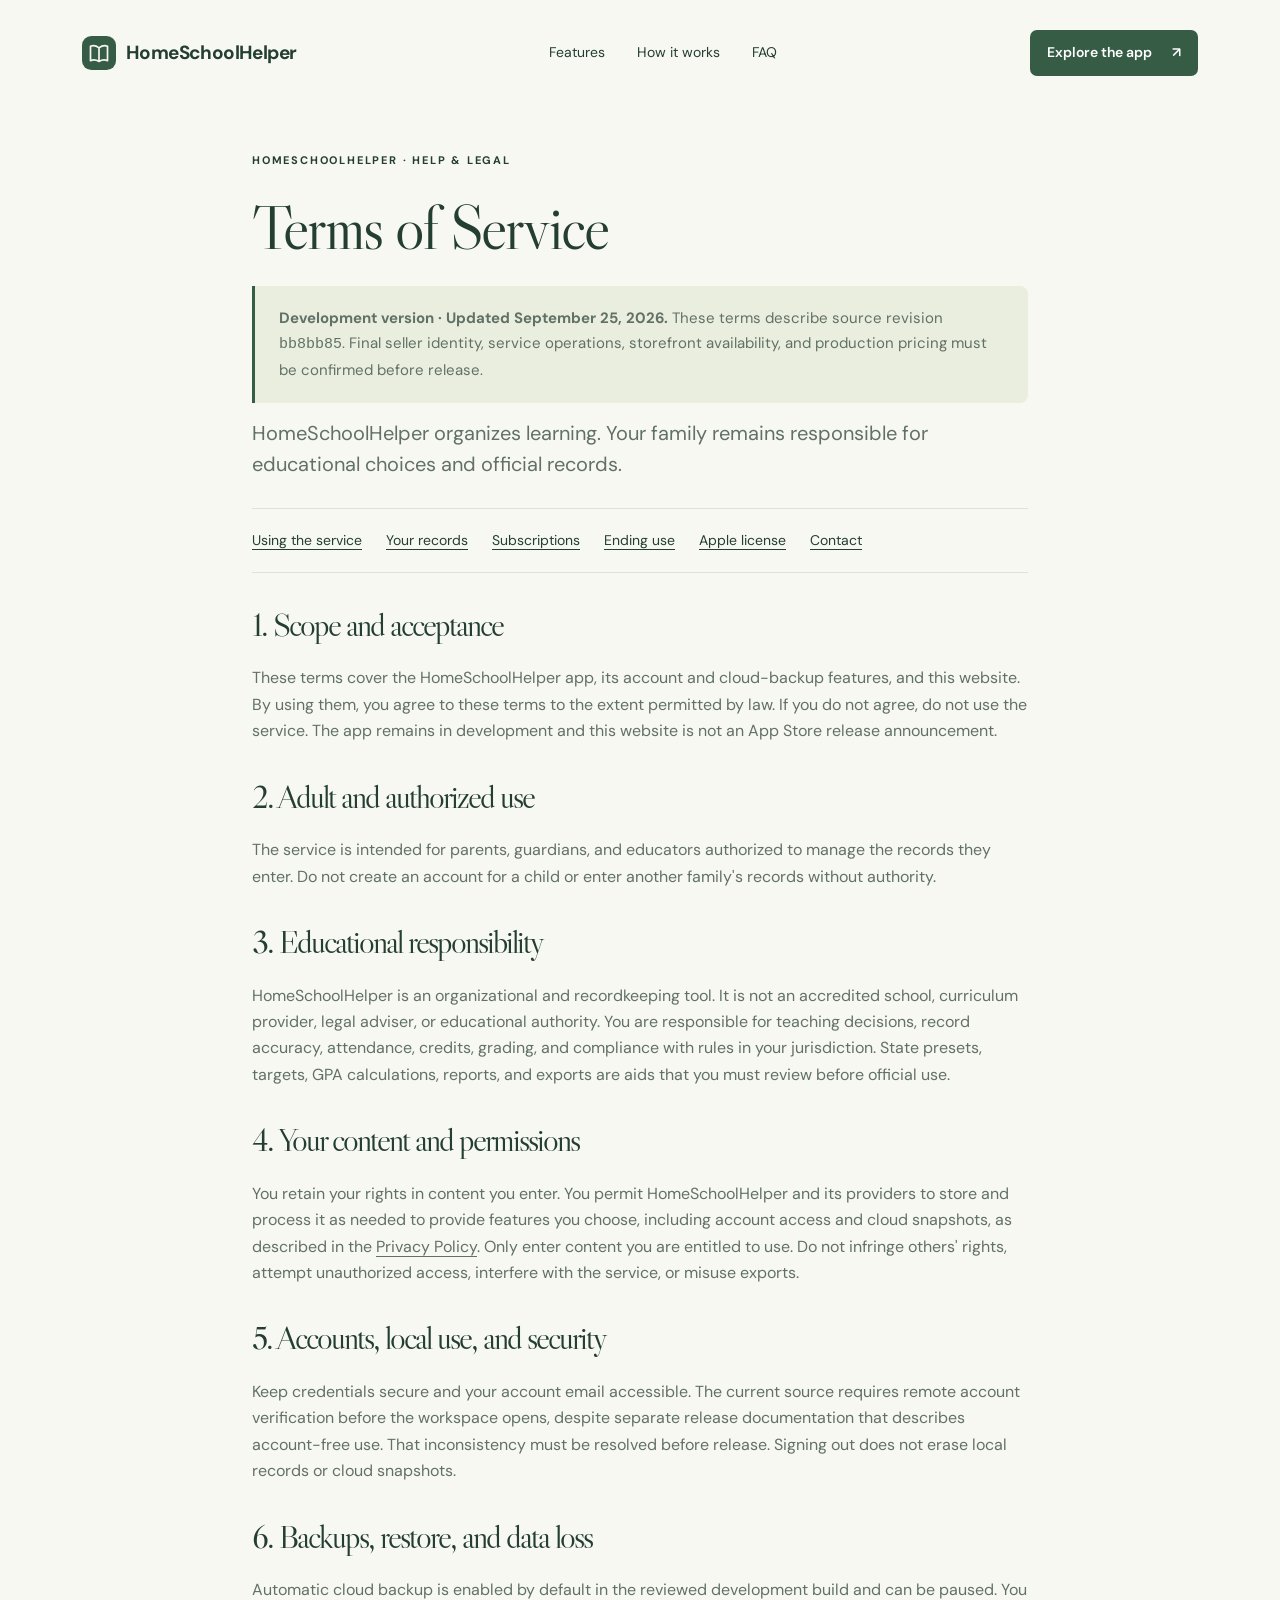
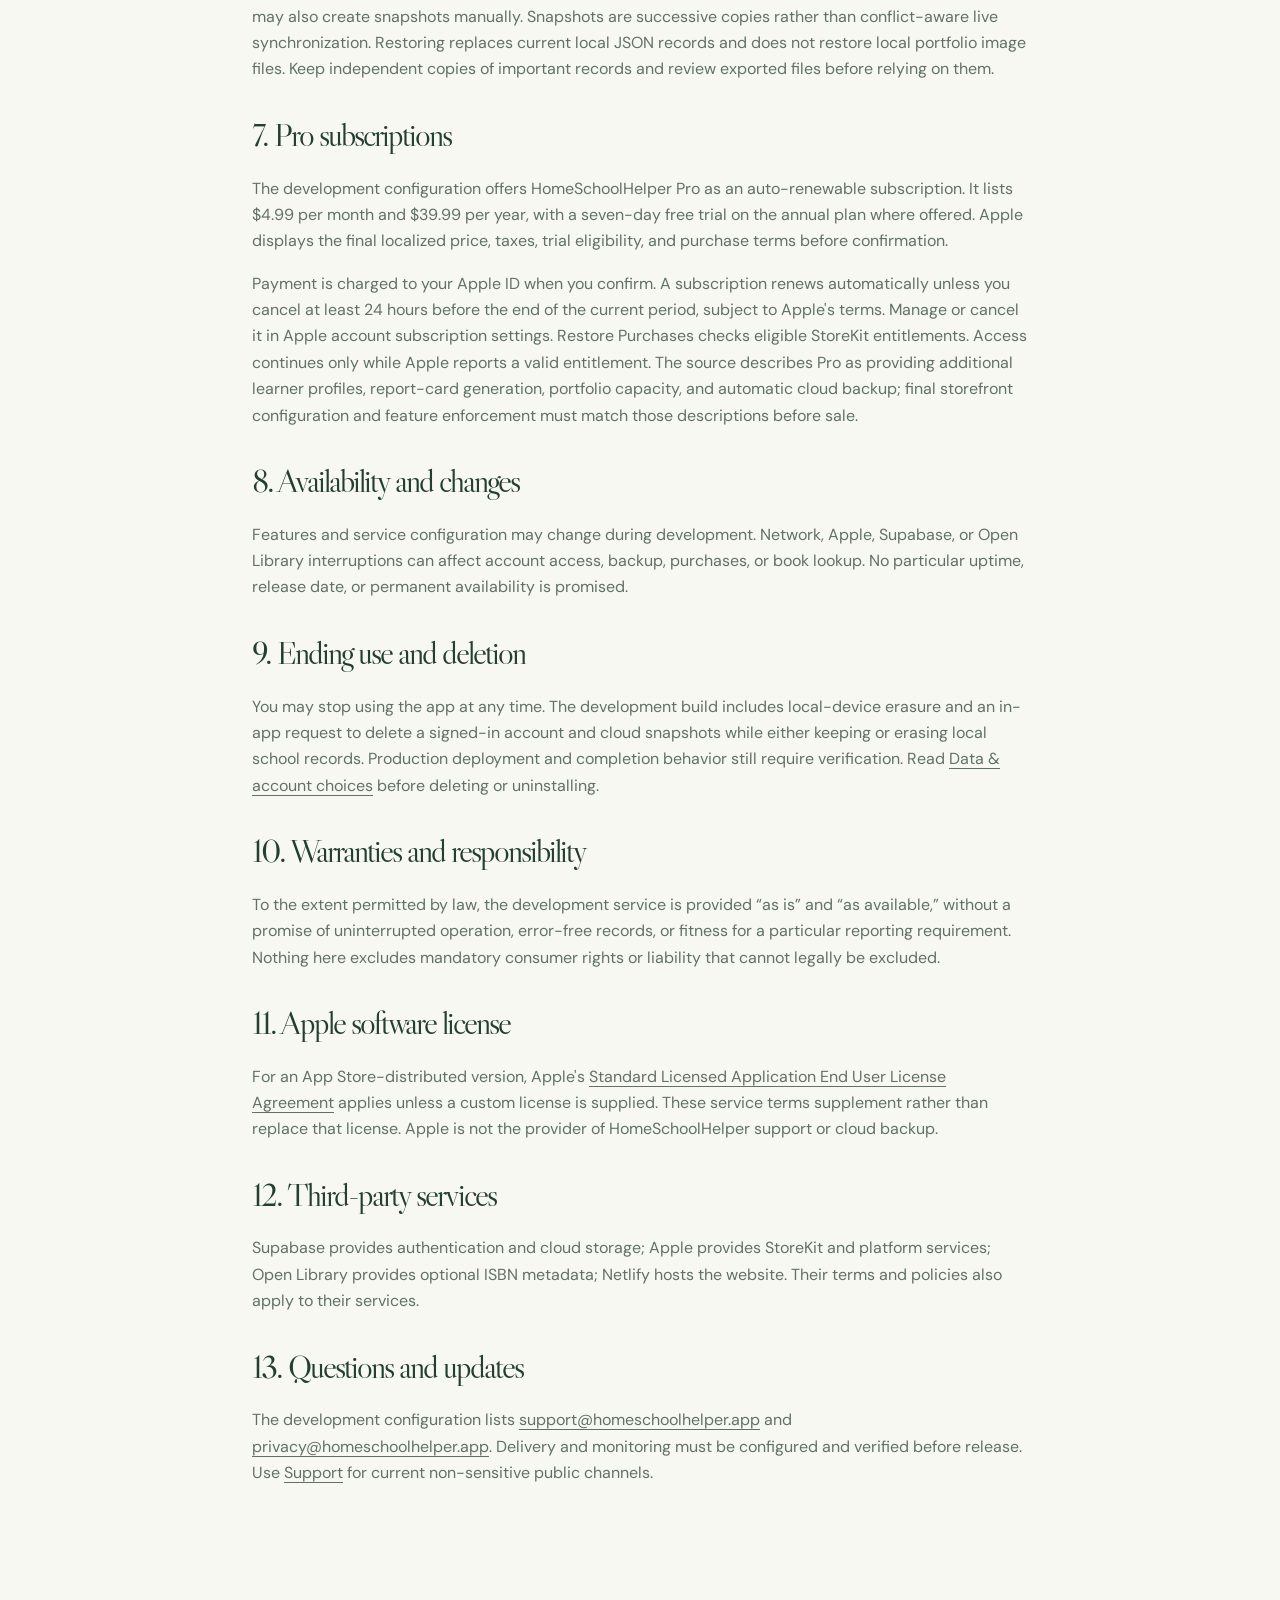
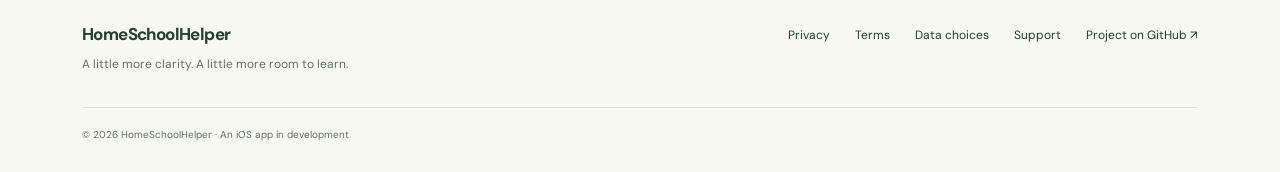
<file: terms/index.html>
<!doctype html><html lang="en"><head><meta charset="utf-8"><meta name="viewport" content="width=device-width,initial-scale=1"><meta name="theme-color" content="#365c45"><meta name="description" content="Terms for HomeSchoolHelper accounts, educational records, cloud backup, exports, and subscriptions."><meta property="og:title" content="Terms of Service — HomeSchoolHelper"><meta property="og:description" content="Terms for HomeSchoolHelper accounts, educational records, cloud backup, exports, and subscriptions."><title>Terms of Service — HomeSchoolHelper</title><link rel="icon" href="../assets/favicon.svg" type="image/svg+xml"><link rel="stylesheet" href="../assets/style.css"></head><body><a class="skip" href="#main">Skip to content</a><header class="header wrap"><a class="brand" href="../"><img src="../assets/favicon.svg" width="34" height="34" alt="">HomeSchoolHelper</a><nav aria-label="Main navigation"><a href="../#features">Features</a><a href="../#how-it-works">How it works</a><a href="../#faq">FAQ</a></nav><a class="button small" href="../preview/">Explore the app <span aria-hidden="true">↗</span></a></header>
<main id="main" class="wrap document"><div class="eyebrow">HOMESCHOOLHELPER · HELP & LEGAL</div><h1>Terms of Service</h1><p class="policy-note"><strong>Development version · Updated September 25, 2026.</strong> These terms describe source revision <code>bb8bb85</code>. Final seller identity, service operations, storefront availability, and production pricing must be confirmed before release.</p><p class="lead">HomeSchoolHelper organizes learning. Your family remains responsible for educational choices and official records.</p>
<nav class="legal-nav" aria-label="Terms contents"><a href="#use">Using the service</a><a href="#records">Your records</a><a href="#subscriptions">Subscriptions</a><a href="#ending">Ending use</a><a href="#apple">Apple license</a><a href="#contact">Contact</a></nav>
<h2 id="use">1. Scope and acceptance</h2><p>These terms cover the HomeSchoolHelper app, its account and cloud-backup features, and this website. By using them, you agree to these terms to the extent permitted by law. If you do not agree, do not use the service. The app remains in development and this website is not an App Store release announcement.</p>
<h2>2. Adult and authorized use</h2><p>The service is intended for parents, guardians, and educators authorized to manage the records they enter. Do not create an account for a child or enter another family's records without authority.</p>
<h2>3. Educational responsibility</h2><p>HomeSchoolHelper is an organizational and recordkeeping tool. It is not an accredited school, curriculum provider, legal adviser, or educational authority. You are responsible for teaching decisions, record accuracy, attendance, credits, grading, and compliance with rules in your jurisdiction. State presets, targets, GPA calculations, reports, and exports are aids that you must review before official use.</p>
<h2 id="records">4. Your content and permissions</h2><p>You retain your rights in content you enter. You permit HomeSchoolHelper and its providers to store and process it as needed to provide features you choose, including account access and cloud snapshots, as described in the <a href="../privacy/">Privacy Policy</a>. Only enter content you are entitled to use. Do not infringe others' rights, attempt unauthorized access, interfere with the service, or misuse exports.</p>
<h2>5. Accounts, local use, and security</h2><p>Keep credentials secure and your account email accessible. The current source requires remote account verification before the workspace opens, despite separate release documentation that describes account-free use. That inconsistency must be resolved before release. Signing out does not erase local records or cloud snapshots.</p>
<h2>6. Backups, restore, and data loss</h2><p>Automatic cloud backup is enabled by default in the reviewed development build and can be paused. You may also create snapshots manually. Snapshots are successive copies rather than conflict-aware live synchronization. Restoring replaces current local JSON records and does not restore local portfolio image files. Keep independent copies of important records and review exported files before relying on them.</p>
<h2 id="subscriptions">7. Pro subscriptions</h2><p>The development configuration offers HomeSchoolHelper Pro as an auto-renewable subscription. It lists $4.99 per month and $39.99 per year, with a seven-day free trial on the annual plan where offered. Apple displays the final localized price, taxes, trial eligibility, and purchase terms before confirmation.</p><p>Payment is charged to your Apple ID when you confirm. A subscription renews automatically unless you cancel at least 24 hours before the end of the current period, subject to Apple's terms. Manage or cancel it in Apple account subscription settings. Restore Purchases checks eligible StoreKit entitlements. Access continues only while Apple reports a valid entitlement. The source describes Pro as providing additional learner profiles, report-card generation, portfolio capacity, and automatic cloud backup; final storefront configuration and feature enforcement must match those descriptions before sale.</p>
<h2>8. Availability and changes</h2><p>Features and service configuration may change during development. Network, Apple, Supabase, or Open Library interruptions can affect account access, backup, purchases, or book lookup. No particular uptime, release date, or permanent availability is promised.</p>
<h2 id="ending">9. Ending use and deletion</h2><p>You may stop using the app at any time. The development build includes local-device erasure and an in-app request to delete a signed-in account and cloud snapshots while either keeping or erasing local school records. Production deployment and completion behavior still require verification. Read <a href="../data-choices/">Data & account choices</a> before deleting or uninstalling.</p>
<h2>10. Warranties and responsibility</h2><p>To the extent permitted by law, the development service is provided “as is” and “as available,” without a promise of uninterrupted operation, error-free records, or fitness for a particular reporting requirement. Nothing here excludes mandatory consumer rights or liability that cannot legally be excluded.</p>
<h2 id="apple">11. Apple software license</h2><p>For an App Store-distributed version, Apple's <a href="https://www.apple.com/legal/internet-services/itunes/dev/stdeula/">Standard Licensed Application End User License Agreement</a> applies unless a custom license is supplied. These service terms supplement rather than replace that license. Apple is not the provider of HomeSchoolHelper support or cloud backup.</p>
<h2>12. Third-party services</h2><p>Supabase provides authentication and cloud storage; Apple provides StoreKit and platform services; Open Library provides optional ISBN metadata; Netlify hosts the website. Their terms and policies also apply to their services.</p>
<h2 id="contact">13. Questions and updates</h2><p>The development configuration lists <a href="mailto:support@homeschoolhelper.app">support@homeschoolhelper.app</a> and <a href="mailto:privacy@homeschoolhelper.app">privacy@homeschoolhelper.app</a>. Delivery and monitoring must be configured and verified before release. Use <a href="../support/">Support</a> for current non-sensitive public channels.</p>
</main><footer class="wrap"><div><a class="brand" href="../">HomeSchoolHelper</a><p>A little more clarity. A little more room to learn.</p></div><div class="footer-links"><a href="../privacy/">Privacy</a><a href="../terms/">Terms</a><a href="../data-choices/">Data choices</a><a href="../support/">Support</a><a href="https://github.com/chanderson7/HomeschoolHelper">Project on GitHub ↗</a></div><small>© 2026 HomeSchoolHelper · An iOS app in development</small></footer></body></html>
</file>
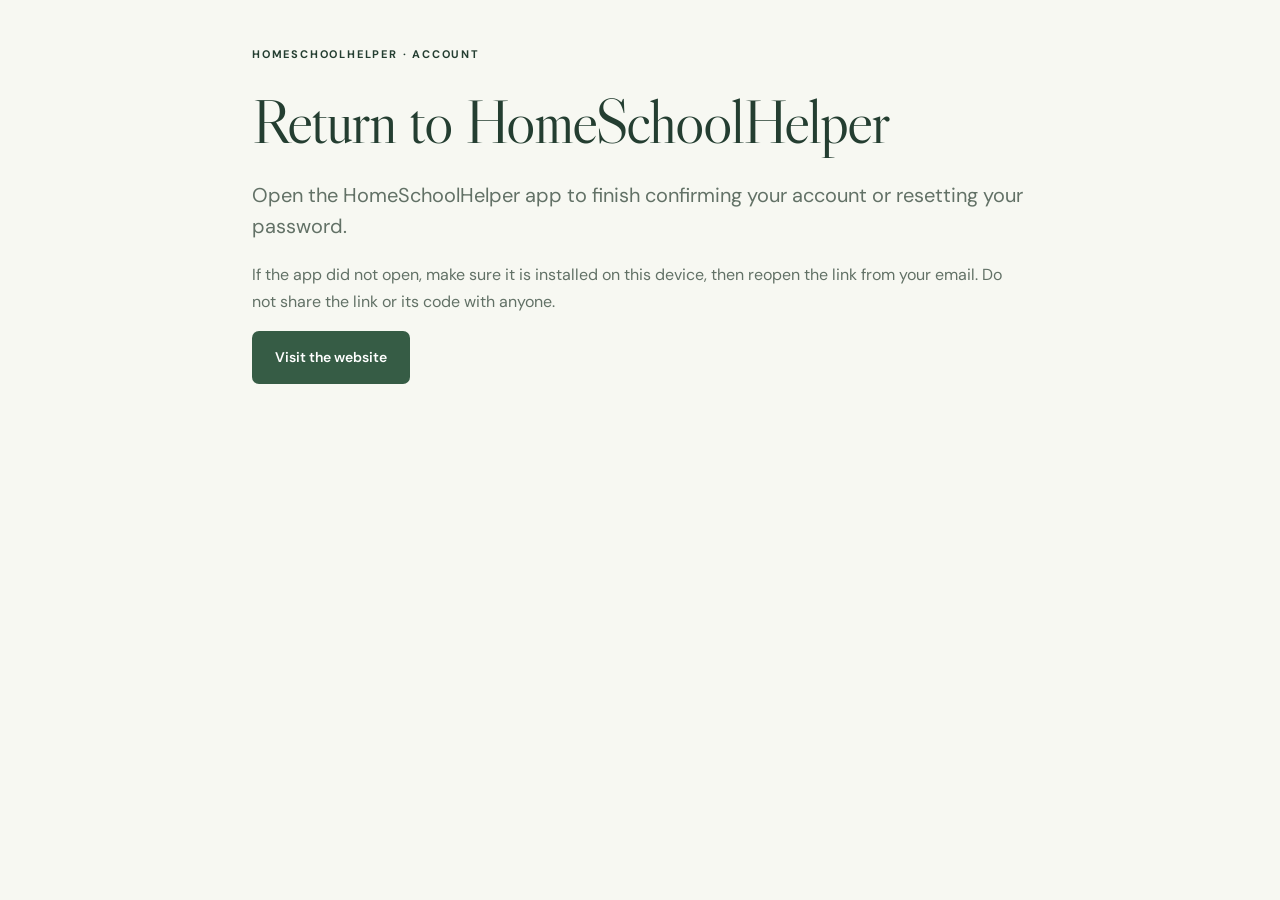
<file: auth/callback/index.html>
<!doctype html><html lang="en"><head><meta charset="utf-8"><meta name="viewport" content="width=device-width,initial-scale=1"><meta name="theme-color" content="#365c45"><meta name="robots" content="noindex"><title>Return to HomeSchoolHelper</title><link rel="icon" href="../../assets/favicon.svg" type="image/svg+xml"><link rel="stylesheet" href="../../assets/style.css"></head><body><main id="main" class="wrap document"><div class="eyebrow">HOMESCHOOLHELPER · ACCOUNT</div><h1>Return to HomeSchoolHelper</h1><p class="lead">Open the HomeSchoolHelper app to finish confirming your account or resetting your password.</p><p>If the app did not open, make sure it is installed on this device, then reopen the link from your email. Do not share the link or its code with anyone.</p><p><a class="button" href="../../">Visit the website</a></p></main></body></html>
</file>
<file: assets/style.css>
@import url('https://fonts.googleapis.com/css2?family=DM+Sans:wght@400;500;600;700&family=Libre+Caslon+Display&display=swap');
:root{--bg:#f7f8f2;--ink:#243e31;--green:#365c45;--muted:#627166;--line:#dde3d7;--soft:#e9eedf}*{box-sizing:border-box}html{scroll-behavior:smooth;scroll-padding-top:30px}body{margin:0;background:var(--bg);color:var(--ink);font:16px/1.65 'DM Sans',system-ui,sans-serif}a{color:inherit}button,a,summary{-webkit-tap-highlight-color:transparent}a:focus-visible,summary:focus-visible{outline:3px solid #b76f44;outline-offset:6px}a{text-underline-offset:4px}.wrap{max-width:1180px;margin:auto;padding-left:32px;padding-right:32px}.header{height:106px;display:flex;align-items:center;justify-content:space-between;gap:24px}.brand{display:flex;align-items:center;gap:10px;font-weight:700;font-size:19px;text-decoration:none;letter-spacing:-.6px}.header nav{display:flex;gap:32px;font-size:14px}.header nav a{text-decoration:none}.header nav a:hover{color:#8a502f}.button{display:inline-flex;align-items:center;justify-content:center;gap:20px;background:var(--green);color:white;padding:15px 23px;border-radius:7px;text-decoration:none;font-size:14px;font-weight:600;transition:background .2s,transform .2s}.button:hover{background:#254832;transform:translateY(-2px)}.button.small{padding:11px 17px}.hero{display:grid;grid-template-columns:1.12fr 1fr;gap:45px;align-items:center;padding-top:55px;padding-bottom:80px}.pill,.eyebrow{font-size:11px;font-weight:700;letter-spacing:1.8px}.pill{display:inline-block;background:#e9edde;padding:8px 12px;border-radius:4px;font-size:10px;letter-spacing:1.2px}h1,h2,h3,p{margin-top:0}h1,h2{font-family:'Libre Caslon Display',Georgia,serif;font-weight:400;letter-spacing:-2px;line-height:1.02}h1{font-size:84px;margin:27px 0}em{font-weight:400;color:#728366}h1 em,h2 em{font-style:italic}.lead{font-size:20px;line-height:1.55}.intro{max-width:430px;color:var(--muted);margin:24px 0 30px;font-size:15px}.actions{display:flex;align-items:center;gap:25px}.text-link{font-size:14px;font-weight:600;text-decoration:none}.development{display:flex;align-items:center;gap:9px;font-size:12px;color:var(--muted);margin-top:24px}.development>span{width:6px;height:6px;border-radius:50%;background:#8c9a6c}.hero-art{position:relative;display:flex;flex-direction:column;align-items:center;padding:7px 0}.orbit{position:absolute;width:450px;height:450px;background:#e7ebdc;border-radius:50%;top:95px;z-index:-1}.phone{width:290px;background:#f5f6f1;border:6px solid #2b3a30;box-shadow:0 25px 45px #273c3020,inset 0 0 0 1px #83917e;border-radius:39px;overflow:hidden;transform:rotate(3deg);position:relative}.phone-top{display:flex;justify-content:space-between;align-items:center;padding:15px 20px 8px;font-size:10px}.island{width:76px;height:20px;background:#26342d;border-radius:20px}.phone-content{padding:18px 17px 12px}.phone .eyebrow{font-size:8px;letter-spacing:1px}.phone h2{font:600 25px/1.1 'DM Sans',sans-serif;letter-spacing:-1px;margin:9px 0}.phone p{font-size:10px;color:var(--muted)}.chips{display:flex;gap:7px;font-size:9px;margin:15px 0}.chips span{padding:6px 11px;background:white;border-radius:20px}.chips .selected{background:var(--green);color:white}.progress-card{background:#e3ead9;border-radius:15px;padding:15px 13px}.progress-card>span{font-size:7px;letter-spacing:1px}.progress-card strong{display:block;font-size:15px;margin:3px 0 12px;letter-spacing:-.5px}.progress{height:5px;background:#f8f9f4;border-radius:6px;margin-bottom:6px}.progress i{display:block;height:100%;width:43%;background:#69855b;border-radius:6px}.progress-card small{font-size:8px;color:#66745d}.phone-section{font-size:13px;font-weight:600;margin:19px 0 8px;display:flex;justify-content:space-between}.phone-section span{font-weight:400;font-size:9px;color:#687560}.lesson{display:flex;align-items:center;gap:9px;background:white;padding:13px 9px;border-bottom:1px solid #f0f2eb}.lesson strong{font-size:10px;display:block;line-height:1.4}.lesson small{font-size:8px;display:block;color:#6b786c;margin-top:3px}.check{width:17px;height:17px;border:1px solid #cbd4c2;border-radius:50%;flex-shrink:0}.done{background:#719367;color:white;border:none;text-align:center;font-size:11px}.subject{margin-left:auto;color:#859573;font-size:15px}.phone-nav{display:flex;justify-content:space-around;background:white;border-top:1px solid #e2e8db;padding:9px 5px 3px;text-align:center;color:#83917c}.phone-nav span{font-size:17px}.phone-nav small{display:block;font-size:8px}.phone-nav .active{color:#365c45}.homebar{width:90px;height:4px;background:#27392b;border-radius:4px;margin:8px auto}.note{position:absolute;z-index:2;display:flex;align-items:center;gap:10px;border:1px solid #e0e5d8;background:#fffef9;box-shadow:0 7px 20px #2c3c2810;padding:13px 17px;border-radius:9px;font-size:12px;font-weight:600}.note>span{background:#eaf0e0;width:29px;height:29px;border-radius:50%;text-align:center;line-height:29px;font-size:18px}.note small{font-size:10px;display:block;font-weight:400;color:var(--muted)}.note-top{top:83px;left:-26px;transform:rotate(-5deg)}.note-bottom{bottom:78px;right:-15px;transform:rotate(-3deg)}.art-caption{font-size:10px;color:var(--muted);margin:24px 0 0}.principles{border-top:1px solid var(--line);border-bottom:1px solid var(--line);background:#eff2e7}.principle-grid{display:grid;grid-template-columns:repeat(3,1fr);padding-top:33px;padding-bottom:32px;gap:40px}.principles span{font-size:10px;letter-spacing:1.3px;color:var(--muted)}.principles h3{font-size:17px;margin:7px 0 5px;font-weight:500}.principles p{font-size:13px;color:var(--muted);margin:0}.section{padding-top:90px;padding-bottom:90px}h2{font-size:57px;margin:16px 0 24px}.section-heading{max-width:560px;margin-bottom:40px}.section-heading>p{max-width:425px;color:var(--muted)}.feature-grid{display:grid;grid-template-columns:1fr 1fr;gap:22px}.feature{border:1px solid var(--line);border-radius:14px;padding:35px;background:#fdfef9}.feature-wide{grid-column:1/-1;display:grid;grid-template-columns:1fr 1fr;gap:65px;align-items:center;background:#eaf0e2}.feature h3{font:400 35px/1.1 'Libre Caslon Display',Georgia,serif;letter-spacing:-.6px;margin:14px 0 17px}.feature p{font-size:14px;color:var(--muted);max-width:440px}.feature-number{font-size:12px;color:#74816c}.tag{font-size:10px;letter-spacing:.6px;text-transform:uppercase;font-weight:600;display:inline-block;margin-top:14px}.mini-day{background:#fffef9;border:1px solid #e1e6d6;box-shadow:0 9px 25px #2f4c3010;border-radius:10px;padding:27px;transform:rotate(-2deg)}.mini-label{font-size:10px;letter-spacing:1.4px;margin-bottom:25px}.mini-day>div:not(.mini-label):not(.mini-track){display:flex;gap:12px;align-items:center;font-size:13px}.avatar{background:#e1e9d8;border-radius:50%;width:29px;height:29px;display:grid;place-items:center}.mini-day b+span{margin-left:auto;font-size:11px;color:var(--muted)}.clay{background:#f1dfca}.mini-track{height:5px;background:#f0f2e9;margin:13px 0 23px;border-radius:4px}.mini-track i{height:100%;display:block;background:#71896a;border-radius:4px}.clay-track i{background:#bd9771}.mini-day>small{font-size:10px;color:var(--muted)}.week{display:flex;gap:9px;margin:28px 0 15px}.week>span{flex:1;background:#edf1e5;padding:11px 0 12px;border-radius:6px;text-align:center;font-size:12px}.week i{display:block;width:22px;height:5px;background:#a6b69a;margin:12px auto;box-shadow:0 8px #c6d0bc}.week .free{background:#f4eee2}.week small{font-size:8px;display:block;line-height:1.3;margin-top:8px}.record-list{margin-top:22px}.record-list span{font-size:13px;display:flex;justify-content:space-between;padding:12px 0;border-bottom:1px solid var(--line)}.record-list b{font-weight:400}.dark{background:#304e3a;color:#f2f6e9}.dark p,.dark .feature-number{color:#c5d2bb}.dark .tag{color:#d1dec5}.quote{font:38px/1.2 'Libre Caslon Display',Georgia,serif;padding-left:35px;border-left:1px solid #66815f}.quote em{color:#bccca8}.quote small{display:block;font:10px 'DM Sans',sans-serif;margin-top:20px;color:#bfceb4}.scope-note{font-size:12px;color:var(--muted);margin:24px 0 0}.workflow{background:#edf0e5;border-top:1px solid var(--line);border-bottom:1px solid var(--line)}.steps{display:grid;grid-template-columns:repeat(5,1fr);gap:28px;margin-top:45px}.steps>div{border-top:1px solid #c5cfb8;padding-top:14px}.steps span{font-size:11px;color:#6d7d5d}.steps h3{font:30px 'Libre Caslon Display',Georgia,serif;margin:16px 0 10px}.steps p{font-size:13px;color:var(--muted)}.preview-callout{display:grid;grid-template-columns:1fr 1fr;gap:100px;align-items:center;border-bottom:1px solid var(--line)}.preview-callout p{color:var(--muted);font-size:15px;max-width:430px;margin-bottom:25px}.screen-index a{display:flex;gap:20px;padding:22px 0;border-bottom:1px solid var(--line);text-decoration:none;font-size:12px;color:var(--muted)}.screen-index strong{font-weight:500;font-size:18px;color:var(--ink)}.screen-index a>span{margin-left:auto}.screen-index small{display:block;font-size:11px;color:var(--muted);margin-top:16px}.faq{display:grid;grid-template-columns:1fr 1.15fr;gap:65px}.faq h2{font-size:48px}details{border-bottom:1px solid var(--line)}summary{display:flex;justify-content:space-between;gap:25px;cursor:pointer;list-style:none;font-size:14px;padding:20px 0;font-weight:500}summary::-webkit-details-marker{display:none}summary span{font-size:18px;font-weight:400}details[open] summary span{transform:rotate(45deg)}details p{font-size:14px;color:var(--muted);padding:0 30px 10px 0}.closing{background:#2f4d39;color:#f3f7e9;text-align:center;padding:65px 0}.closing .eyebrow{color:#b7c7a7}.closing h2{font-size:63px}.closing em{color:#b7c7a7}.light{background:#e9efda;color:#294332}.light:hover{background:white}.closing p{font-size:11px;color:#bbcbb0;margin:22px 0 0}footer{padding-top:43px!important;padding-bottom:30px!important;display:flex;flex-wrap:wrap;justify-content:space-between;gap:25px}footer .brand{font-size:17px}footer p{font-size:12px;color:var(--muted);margin:7px 0}.footer-links{display:flex;gap:25px;font-size:12px;align-items:flex-start;padding-top:6px}.footer-links a{text-decoration:none}footer>small{width:100%;border-top:1px solid var(--line);padding-top:19px;font-size:10px;color:var(--muted)}.skip{position:absolute;left:15px;top:-100px;padding:10px;background:white;z-index:10}.skip:focus{top:10px}.preview-page{padding-top:45px;padding-bottom:50px}.preview-page h1{font-size:66px}.demo-notice{padding:20px;background:var(--soft);border-radius:10px;font-size:14px;margin:25px 0}.demo-notice strong{display:block}.preview-page iframe{width:100%;height:900px;border:1px solid var(--line);border-radius:12px;background:white}.document{max-width:840px;padding-top:45px;padding-bottom:75px}.document h1{font-size:62px}.document h2{font-size:33px;margin-top:35px}.document p{color:var(--muted)}
@media(min-width:1450px){.hero{padding-top:75px;padding-bottom:100px}}@media(max-width:1000px){.hero{gap:25px}h1{font-size:66px}.hero-art{transform:scale(.9)}.note-top{left:-30px}.note-bottom{right:-15px}.header nav{gap:18px}.actions{gap:15px}.text-link{font-size:12px}.feature-wide{gap:35px}.preview-callout{gap:45px}.faq{gap:35px}}@media(max-width:760px){.wrap{padding-left:23px;padding-right:23px}.header{height:84px;gap:12px}.header .brand{font-size:16px}.header .brand img{width:28px;height:28px}.header nav{display:none}.header .button{font-size:11px;padding:10px 12px;gap:7px}.hero{grid-template-columns:1fr;padding-top:35px;padding-bottom:35px;gap:30px}.hero-copy{max-width:560px}.pill{font-size:8px;letter-spacing:.8px}h1{font-size:65px;letter-spacing:-2px;margin-top:23px}.lead{font-size:18px}.intro{font-size:15px}.hero-art{transform:none;padding-top:15px;max-width:420px;width:100%;margin:auto}.orbit{width:330px;height:330px;top:110px}.note{padding:10px;font-size:11px}.note-top{left:0;top:105px}.note-bottom{right:0;bottom:80px}.phone{width:270px}.principle-grid{grid-template-columns:1fr;gap:22px;padding-top:28px;padding-bottom:28px}.principles .principle-grid>div{padding-bottom:17px;border-bottom:1px solid var(--line)}.principles .principle-grid>div:last-child{border:0;padding-bottom:0}.section{padding-top:60px;padding-bottom:60px}h2{font-size:48px}.feature-grid,.feature-wide{grid-template-columns:1fr}.feature{padding:27px}.feature-wide{gap:25px}.feature h3{font-size:34px}.feature p{font-size:15px}.mini-day{padding:23px;transform:rotate(-1deg)}.quote{font-size:33px;padding:15px 0 5px;border-left:0;border-top:1px solid #66815f}.steps{grid-template-columns:1fr 1fr;gap:20px}.steps p{font-size:14px}.preview-callout,.faq{grid-template-columns:1fr;gap:25px}.closing h2{font-size:50px}.closing .eyebrow{font-size:9px}.footer-links{flex-wrap:wrap;gap:18px}.preview-page h1,.document h1{font-size:49px}.preview-page iframe{height:860px}.phone h2{font-size:24px}}@media(prefers-reduced-motion:reduce){html{scroll-behavior:auto}*{transition:none!important}}

/* Quiet, one-time motion. Individual translate preserves the phone/note rotations. */
@keyframes entrance{from{opacity:0;translate:0 16px}to{opacity:1;translate:0 0}}
@keyframes progress-fill{from{transform:scaleX(0)}to{transform:scaleX(1)}}
@media(prefers-reduced-motion:no-preference){
  .hero-copy>.pill,.hero-copy>h1,.hero-copy>.lead,.hero-copy>.intro,.hero-copy>.development{
    animation:entrance 700ms cubic-bezier(.22,1,.36,1) both;
  }
  .hero-copy>h1{animation-delay:60ms}
  .hero-copy>.lead{animation-delay:120ms}
  .hero-copy>.intro{animation-delay:180ms}
  .hero-copy>.development{animation-delay:240ms}
  .hero-art>.phone{animation:entrance 800ms cubic-bezier(.22,1,.36,1) 180ms both}
  .hero-art>.note{animation:entrance 650ms cubic-bezier(.22,1,.36,1) 380ms both}
  .hero-art>.note-bottom{animation-delay:480ms}
  .feature{transition:opacity 550ms cubic-bezier(.22,1,.36,1),translate 550ms cubic-bezier(.22,1,.36,1)}
  .feature.reveal-pending{opacity:0;translate:0 16px}
  .feature.revealed .mini-track i{transform-origin:left;animation:progress-fill 650ms cubic-bezier(.22,1,.36,1) 120ms both}
  @media(min-width:761px){.feature:nth-child(3){transition-delay:80ms}}
}
@media(prefers-reduced-motion:reduce){
  .hero-copy>*,.hero-art>*,.feature,.mini-track i{animation:none!important;transition:none!important;translate:none!important;opacity:1!important}
}
@media print{.feature.reveal-pending{opacity:1;translate:none}}

/* Legal pages share the site's readable document layout. */
.policy-note{padding:20px 24px;background:var(--soft);border-left:3px solid var(--green);border-radius:0 8px 8px 0;font-size:15px}
.legal-nav{display:flex;gap:12px 24px;flex-wrap:wrap;padding:20px 0;border-block:1px solid var(--line);margin:28px 0;font-size:14px}
.document li{margin-bottom:12px;color:var(--muted)}
.document a{overflow-wrap:anywhere}.document h2{scroll-margin-top:24px}
.backup-section{border-top:1px solid var(--line)}.backup-section p{max-width:680px;color:var(--muted)}
.footer-links{flex-wrap:wrap}
</file>
